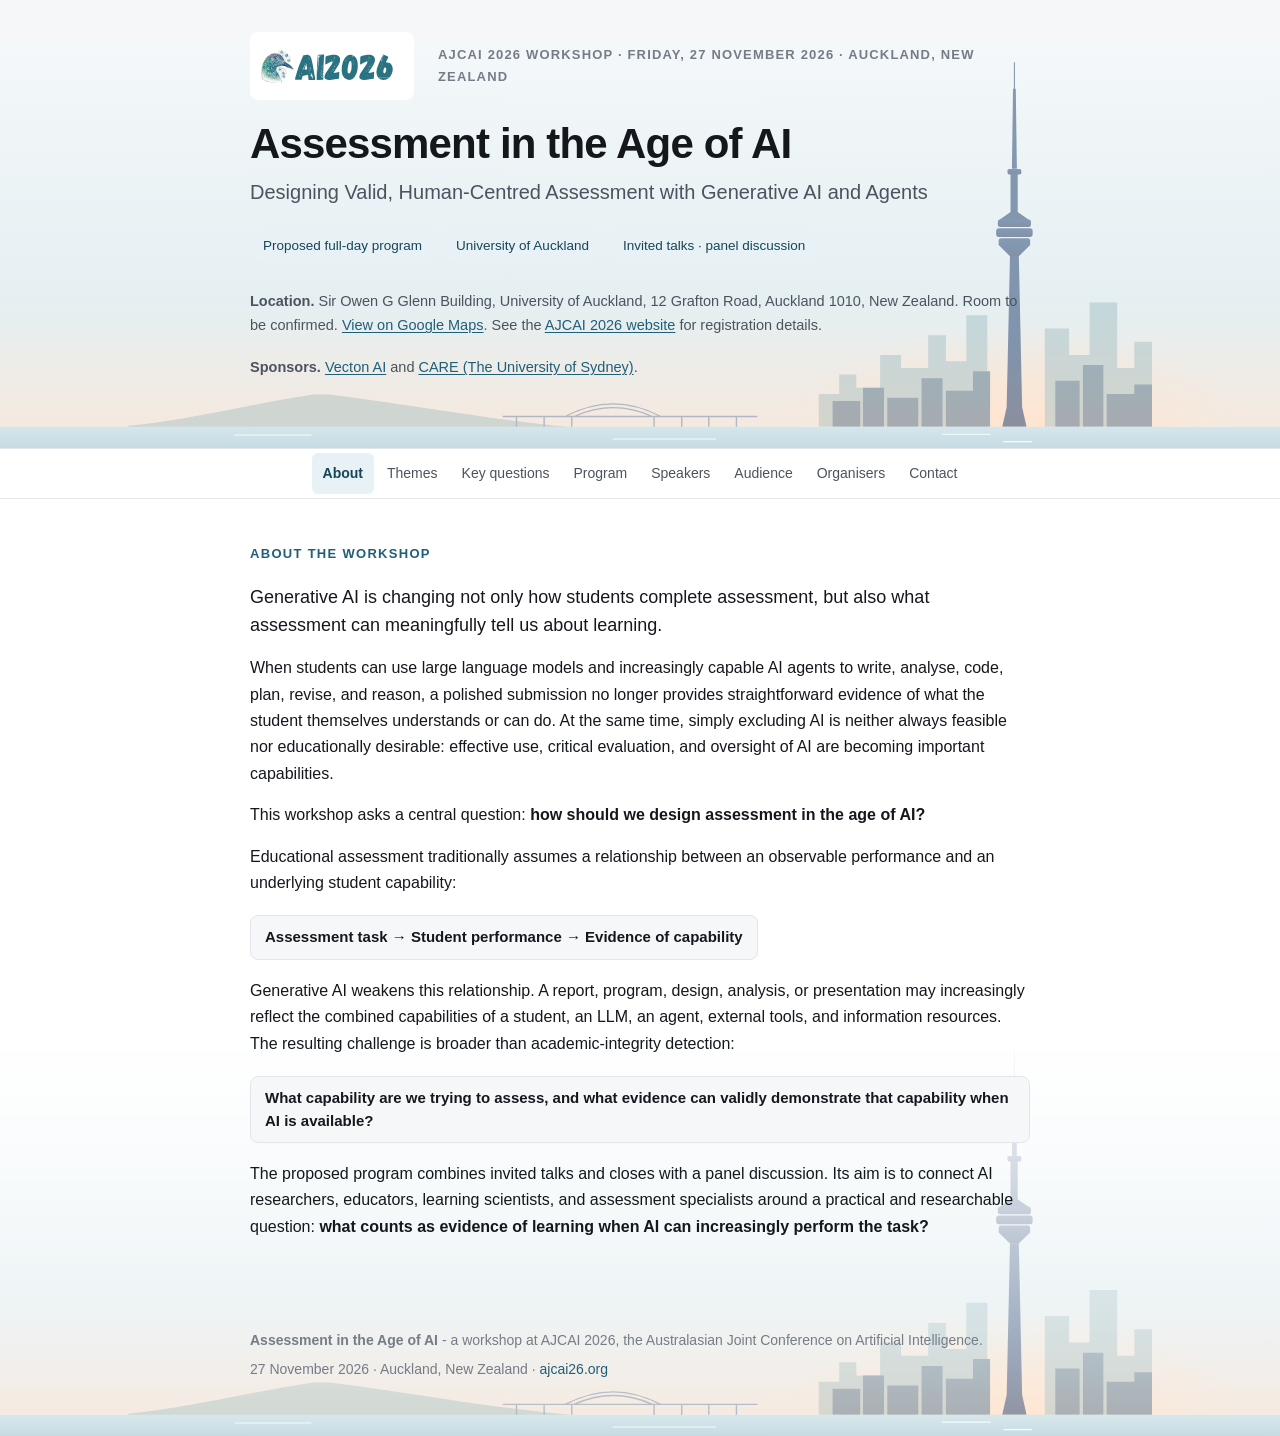
<file: index.html>
<!DOCTYPE html>
<html lang="en">
<head>
<meta charset="utf-8">
<meta name="viewport" content="width=device-width, initial-scale=1, viewport-fit=cover">
<title>Assessment in the Age of AI - AJCAI 2026 Workshop</title>
<meta name="description" content="Workshop at AJCAI 2026, Auckland: designing valid, human-centred assessment with generative AI and agents.">
<meta property="og:title" content="Assessment in the Age of AI - AJCAI 2026 Workshop">
<meta property="og:description" content="Workshop at AJCAI 2026, Auckland, New Zealand. What counts as evidence of learning when AI can perform the task?">
<meta property="og:type" content="website">
<link rel="stylesheet" href="./styles.css?v=about-sponsors-20261106">
<script src="./legacy-links.js" defer></script>
</head>
<body>
<a class="skip-link" href="#main-content">Skip to content</a>

<header class="hero about-hero">
  <div class="wrap">
    <div class="about-masthead">
      <a class="about-logo" href="https://ajcai26.org/">
        <img src="./images/ajcai-2026-logo.svg" width="797" height="331" alt="AJCAI 2026 conference website">
      </a>
      <p class="eyebrow">AJCAI 2026 Workshop · <time datetime="2026-11-27">Friday, 27 November 2026</time> · Auckland, New Zealand</p>
    </div>
    <h1>Assessment in the Age of AI</h1>
    <p class="subtitle">Designing Valid, Human-Centred Assessment with Generative AI and Agents</p>
    <ul class="facts">
      <li>Proposed full-day program</li>
      <li>University of Auckland</li>
      <li>Invited talks · panel discussion</li>
    </ul>
    <p class="hero-note"><strong>Location.</strong> Sir Owen G Glenn Building, University of Auckland, 12 Grafton Road, Auckland 1010, New Zealand. Room to be confirmed.
      <a href="https://www.google.com/maps/search/?api=1&amp;query=Sir+Owen+G+Glenn+Building%2C+12+Grafton+Road%2C+Auckland+1010%2C+New+Zealand">View on Google Maps</a>.
      See the <a href="https://ajcai26.org/">AJCAI 2026 website</a> for registration details.
    </p>
    <p class="hero-note hero-sponsors"><strong>Sponsors.</strong> <a href="https://vectonai.com/">Vecton AI</a> and <a href="https://www.sydney.edu.au/engineering/our-research/research-centres-and-institutes/centre-applied-research-engineering-computing-education.html">CARE (The University of Sydney)</a>.</p>
  </div>
</header>

<nav aria-label="Main navigation">
  <div class="wrap">
    <a href="./index.html" aria-current="page">About</a>
    <a href="./themes.html">Themes</a>
    <a href="./questions.html">Key questions</a>
    <a href="./program.html">Program</a>
    <a href="./speakers.html">Speakers</a>
    <a href="./audience.html">Audience</a>
    <a href="./organisers.html">Organisers</a>
    <a href="./contact.html">Contact</a>
  </div>
</nav>

<main id="main-content" tabindex="-1">

<section id="about">
  <div class="wrap">
    <h2>About the workshop</h2>
    <p class="lead">Generative AI is changing not only how students complete assessment, but also what assessment can meaningfully tell us about learning.</p>
    <p>When students can use large language models and increasingly capable AI agents to write, analyse, code, plan, revise, and reason, a polished submission no longer provides straightforward evidence of what the student themselves understands or can do. At the same time, simply excluding AI is neither always feasible nor educationally desirable: effective use, critical evaluation, and oversight of AI are becoming important capabilities.</p>
    <p>This workshop asks a central question: <strong>how should we design assessment in the age of AI?</strong></p>
    <p>Educational assessment traditionally assumes a relationship between an observable performance and an underlying student capability:</p>
    <p class="chain">Assessment task → Student performance → Evidence of capability</p>
    <p>Generative AI weakens this relationship. A report, program, design, analysis, or presentation may increasingly reflect the combined capabilities of a student, an LLM, an agent, external tools, and information resources. The resulting challenge is broader than academic-integrity detection:</p>
    <p class="chain">What capability are we trying to assess, and what evidence can validly demonstrate that capability when AI is available?</p>
    <p>The proposed program combines invited talks and closes with a panel discussion. Its aim is to connect AI researchers, educators, learning scientists, and assessment specialists around a practical and researchable question: <strong>what counts as evidence of learning when AI can increasingly perform the task?</strong></p>
  </div>
</section>

</main>

<footer class="skyline-footer">
  <div class="wrap">
    <p><strong>Assessment in the Age of AI</strong> - a workshop at AJCAI 2026, the Australasian Joint Conference on Artificial Intelligence.</p>
    <p>27 November 2026 · Auckland, New Zealand · <a href="https://ajcai26.org/">ajcai26.org</a></p>
  </div>
</footer>

</body>
</html>
</file>
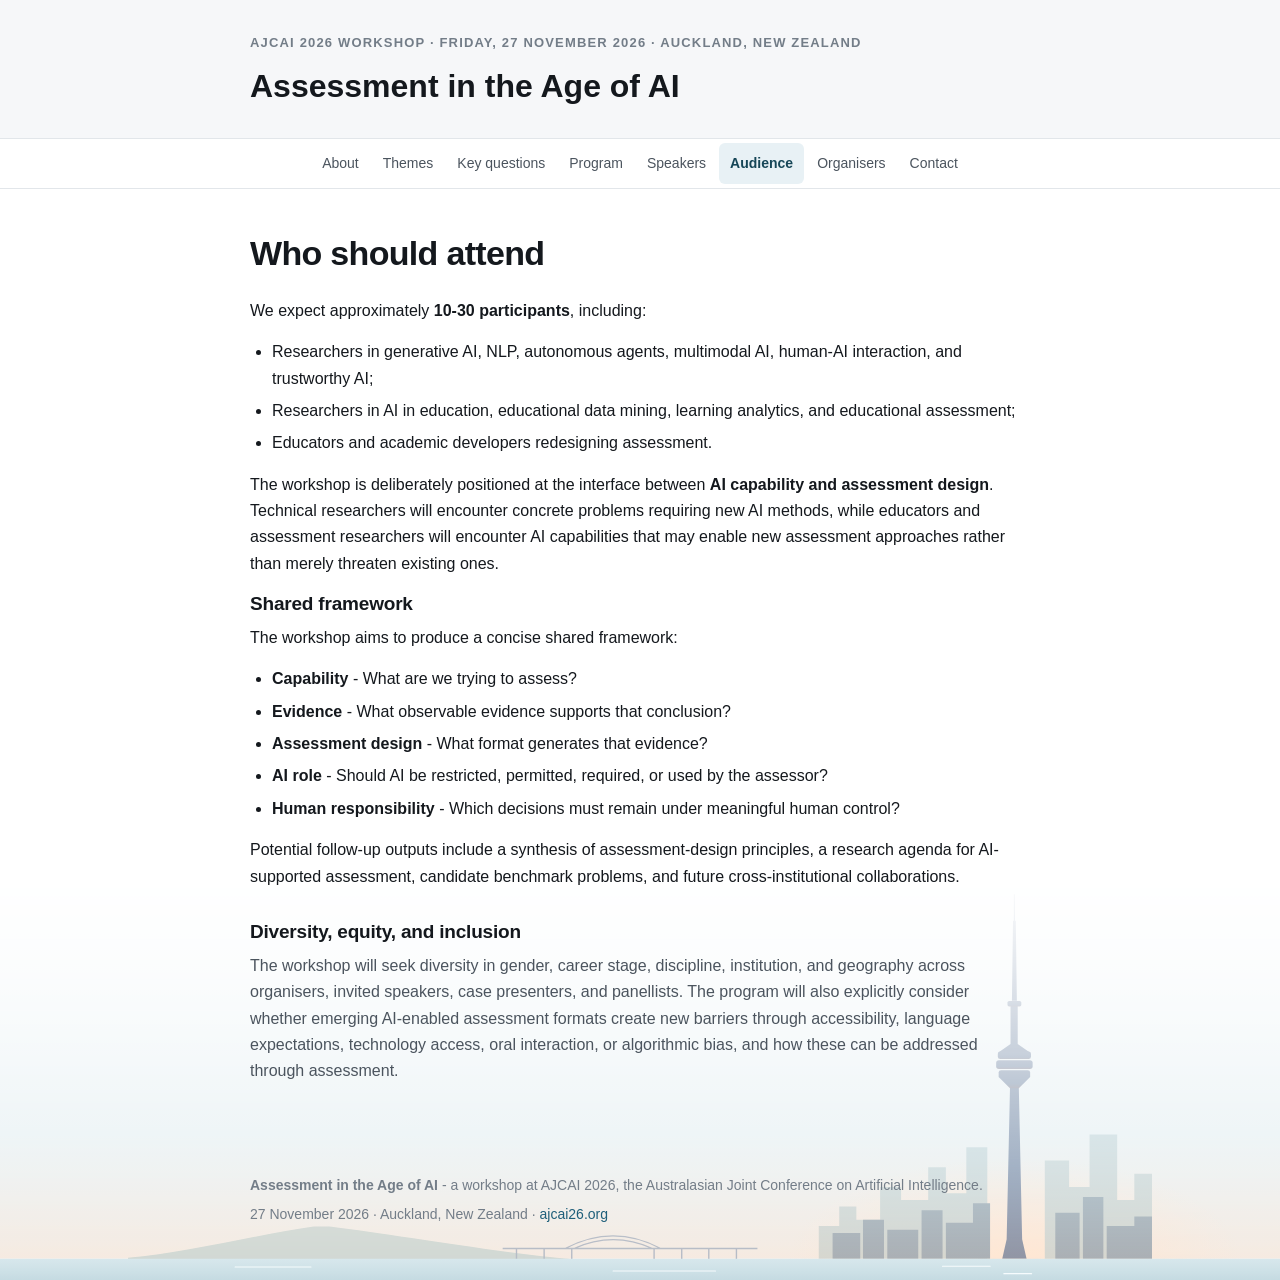
<file: audience.html>
<!DOCTYPE html>
<html lang="en">
<head>
<meta charset="utf-8">
<meta name="viewport" content="width=device-width, initial-scale=1, viewport-fit=cover">
<title>Audience - Assessment in the Age of AI - AJCAI 2026 Workshop</title>
<meta name="description" content="Workshop at AJCAI 2026, Auckland: designing valid, human-centred assessment with generative AI and agents.">
<meta property="og:title" content="Audience - Assessment in the Age of AI - AJCAI 2026 Workshop">
<meta property="og:description" content="Workshop at AJCAI 2026, Auckland, New Zealand. What counts as evidence of learning when AI can perform the task?">
<meta property="og:type" content="website">
<link rel="stylesheet" href="./styles.css">
</head>
<body>
<a class="skip-link" href="#main-content">Skip to content</a>

<header class="hero inner-header">
  <div class="wrap">
    <p class="eyebrow">AJCAI 2026 Workshop · <time datetime="2026-11-27">Friday, 27 November 2026</time> · Auckland, New Zealand</p>
    <p class="site-title"><a href="./index.html">Assessment in the Age of AI</a></p>
  </div>
</header>

<nav aria-label="Main navigation">
  <div class="wrap">
    <a href="./index.html">About</a>
    <a href="./themes.html">Themes</a>
    <a href="./questions.html">Key questions</a>
    <a href="./program.html">Program</a>
    <a href="./speakers.html">Speakers</a>
    <a href="./audience.html" aria-current="page">Audience</a>
    <a href="./organisers.html">Organisers</a>
    <a href="./contact.html">Contact</a>
  </div>
</nav>

<main id="main-content" tabindex="-1">

<section id="audience">
  <div class="wrap">
    <h1 class="page-title">Who should attend</h1>
    <p>We expect approximately <strong>10-30 participants</strong>, including:</p>
    <ul>
      <li>Researchers in generative AI, NLP, autonomous agents, multimodal AI, human-AI interaction, and trustworthy AI;</li>
      <li>Researchers in AI in education, educational data mining, learning analytics, and educational assessment;</li>
      <li>Educators and academic developers redesigning assessment.</li>
    </ul>
    <p>The workshop is deliberately positioned at the interface between <strong>AI capability and assessment design</strong>. Technical researchers will encounter concrete problems requiring new AI methods, while educators and assessment researchers will encounter AI capabilities that may enable new assessment approaches rather than merely threaten existing ones.</p>

    <h2 class="subsection-title">Shared framework</h2>
    <p>The workshop aims to produce a concise shared framework:</p>
    <ul>
      <li><strong>Capability</strong> - What are we trying to assess?</li>
      <li><strong>Evidence</strong> - What observable evidence supports that conclusion?</li>
      <li><strong>Assessment design</strong> - What format generates that evidence?</li>
      <li><strong>AI role</strong> - Should AI be restricted, permitted, required, or used by the assessor?</li>
      <li><strong>Human responsibility</strong> - Which decisions must remain under meaningful human control?</li>
    </ul>
    <p>Potential follow-up outputs include a synthesis of assessment-design principles, a research agenda for AI-supported assessment, candidate benchmark problems, and future cross-institutional collaborations.</p>

    <h2 class="subsection-title">Diversity, equity, and inclusion</h2>
    <p class="muted">The workshop will seek diversity in gender, career stage, discipline, institution, and geography across organisers, invited speakers, case presenters, and panellists. The program will also explicitly consider whether emerging AI-enabled assessment formats create new barriers through accessibility, language expectations, technology access, oral interaction, or algorithmic bias, and how these can be addressed through assessment.</p>
  </div>
</section>

</main>

<footer class="skyline-footer">
  <div class="wrap">
    <p><strong>Assessment in the Age of AI</strong> - a workshop at AJCAI 2026, the Australasian Joint Conference on Artificial Intelligence.</p>
    <p>27 November 2026 · Auckland, New Zealand · <a href="https://ajcai26.org/">ajcai26.org</a></p>
  </div>
</footer>

</body>
</html>
</file>
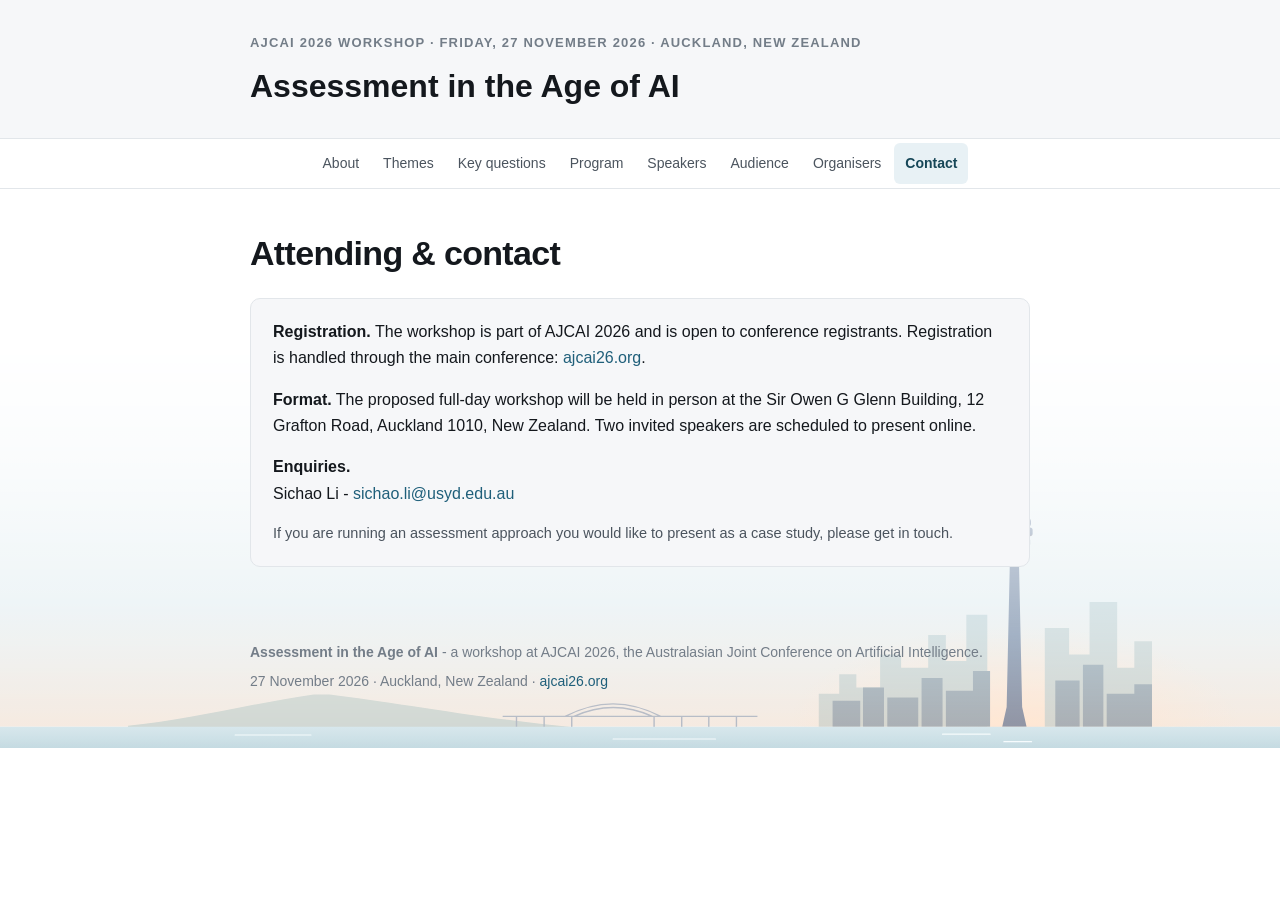
<file: contact.html>
<!DOCTYPE html>
<html lang="en">
<head>
<meta charset="utf-8">
<meta name="viewport" content="width=device-width, initial-scale=1, viewport-fit=cover">
<title>Contact - Assessment in the Age of AI - AJCAI 2026 Workshop</title>
<meta name="description" content="Workshop at AJCAI 2026, Auckland: designing valid, human-centred assessment with generative AI and agents.">
<meta property="og:title" content="Contact - Assessment in the Age of AI - AJCAI 2026 Workshop">
<meta property="og:description" content="Workshop at AJCAI 2026, Auckland, New Zealand. What counts as evidence of learning when AI can perform the task?">
<meta property="og:type" content="website">
<link rel="stylesheet" href="./styles.css">
</head>
<body>
<a class="skip-link" href="#main-content">Skip to content</a>

<header class="hero inner-header">
  <div class="wrap">
    <p class="eyebrow">AJCAI 2026 Workshop · <time datetime="2026-11-27">Friday, 27 November 2026</time> · Auckland, New Zealand</p>
    <p class="site-title"><a href="./index.html">Assessment in the Age of AI</a></p>
  </div>
</header>

<nav aria-label="Main navigation">
  <div class="wrap">
    <a href="./index.html">About</a>
    <a href="./themes.html">Themes</a>
    <a href="./questions.html">Key questions</a>
    <a href="./program.html">Program</a>
    <a href="./speakers.html">Speakers</a>
    <a href="./audience.html">Audience</a>
    <a href="./organisers.html">Organisers</a>
    <a href="./contact.html" aria-current="page">Contact</a>
  </div>
</nav>

<main id="main-content" tabindex="-1">

<section id="contact">
  <div class="wrap">
    <h1 class="page-title">Attending &amp; contact</h1>
    <div class="contact-box">
      <p><strong>Registration.</strong> The workshop is part of AJCAI 2026 and is open to conference registrants. Registration is handled through the main conference: <a href="https://ajcai26.org/">ajcai26.org</a>.</p>
      <p><strong>Format.</strong> The proposed full-day workshop will be held in person at the Sir Owen G Glenn Building, 12 Grafton Road, Auckland 1010, New Zealand. Two invited speakers are scheduled to present online.</p>
      <p><strong>Enquiries.</strong><br>Sichao Li - <a href="mailto:sichao.li@usyd.edu.au">sichao.li@usyd.edu.au</a></p>
      <p class="small muted">If you are running an assessment approach you would like to present as a case study, please get in touch.</p>
    </div>
  </div>
</section>

</main>

<footer class="skyline-footer">
  <div class="wrap">
    <p><strong>Assessment in the Age of AI</strong> - a workshop at AJCAI 2026, the Australasian Joint Conference on Artificial Intelligence.</p>
    <p>27 November 2026 · Auckland, New Zealand · <a href="https://ajcai26.org/">ajcai26.org</a></p>
  </div>
</footer>

</body>
</html>
</file>
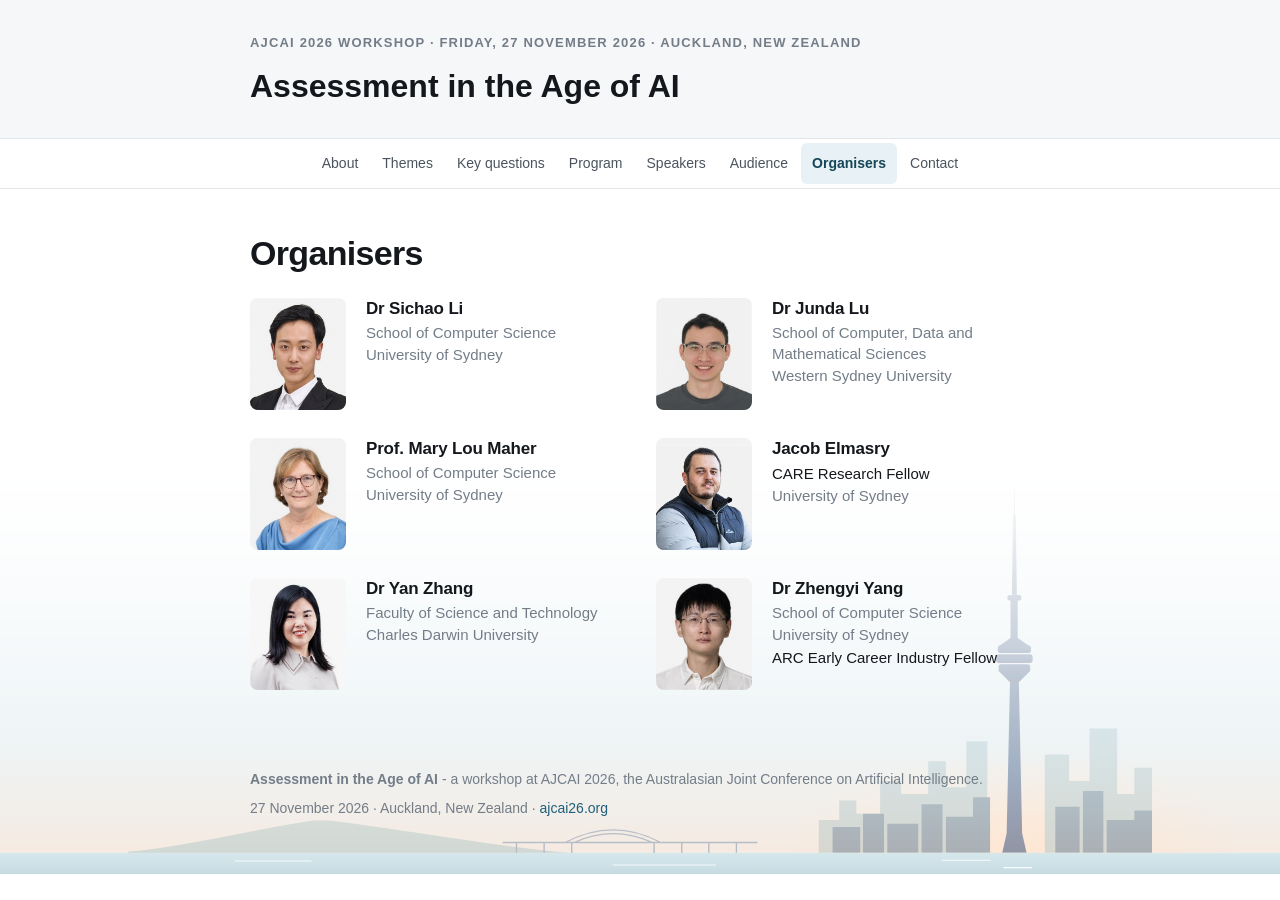
<file: organisers.html>
<!DOCTYPE html>
<html lang="en">
<head>
<meta charset="utf-8">
<meta name="viewport" content="width=device-width, initial-scale=1, viewport-fit=cover">
<title>Organisers - Assessment in the Age of AI - AJCAI 2026 Workshop</title>
<meta name="description" content="Workshop at AJCAI 2026, Auckland: designing valid, human-centred assessment with generative AI and agents.">
<meta property="og:title" content="Organisers - Assessment in the Age of AI - AJCAI 2026 Workshop">
<meta property="og:description" content="Workshop at AJCAI 2026, Auckland, New Zealand. What counts as evidence of learning when AI can perform the task?">
<meta property="og:type" content="website">
<link rel="stylesheet" href="./styles.css?v=organisers-20261105">
</head>
<body>
<a class="skip-link" href="#main-content">Skip to content</a>

<header class="hero inner-header">
  <div class="wrap">
    <p class="eyebrow">AJCAI 2026 Workshop · <time datetime="2026-11-27">Friday, 27 November 2026</time> · Auckland, New Zealand</p>
    <p class="site-title"><a href="./index.html">Assessment in the Age of AI</a></p>
  </div>
</header>

<nav aria-label="Main navigation">
  <div class="wrap">
    <a href="./index.html">About</a>
    <a href="./themes.html">Themes</a>
    <a href="./questions.html">Key questions</a>
    <a href="./program.html">Program</a>
    <a href="./speakers.html">Speakers</a>
    <a href="./audience.html">Audience</a>
    <a href="./organisers.html" aria-current="page">Organisers</a>
    <a href="./contact.html">Contact</a>
  </div>
</nav>

<main id="main-content" tabindex="-1">

<section id="organisers">
  <div class="wrap">
    <h1 class="page-title">Organisers</h1>

    <ul class="roster organiser-roster">
      <li id="sichao-li">
        <img class="portrait" src="./images/people/sichao-li.jpg" alt="" width="96" height="112" loading="lazy">
        <div>
          <h2 class="name">Dr Sichao Li</h2>
          <p class="affil">School of Computer Science</p>
          <p class="affil">University of Sydney</p>
        </div>
      </li>
      <li id="junda-lu">
        <img class="portrait" src="./images/people/junda-lu.jpg" alt="" width="96" height="112" loading="lazy">
        <div>
          <h2 class="name">Dr Junda Lu</h2>
          <p class="affil">School of Computer, Data and Mathematical Sciences</p>
          <p class="affil">Western Sydney University</p>
        </div>
      </li>
      <li id="mary-lou-maher">
        <img class="portrait" src="./images/people/mary-lou-maher.jpg" alt="" width="96" height="112" loading="lazy">
        <div>
          <h2 class="name">Prof. Mary Lou Maher</h2>
          <p class="affil">School of Computer Science</p>
          <p class="affil">University of Sydney</p>
        </div>
      </li>
      <li id="jacob-elmasry">
        <img class="portrait" src="./images/people/jacob-elmasry.png" alt="" width="96" height="112" loading="lazy">
        <div>
          <h2 class="name">Jacob Elmasry</h2>
          <p class="role">CARE Research Fellow</p>
          <p class="affil">University of Sydney</p>
        </div>
      </li>
      <li id="yan-zhang">
        <img class="portrait" src="./images/people/yan-zhang.jpg" alt="" width="96" height="112" loading="lazy">
        <div>
          <h2 class="name">Dr Yan Zhang</h2>
          <p class="affil">Faculty of Science and Technology</p>
          <p class="affil">Charles Darwin University</p>
        </div>
      </li>
      <li id="zhengyi-yang">
        <img class="portrait" src="./images/people/zhengyi-yang.jpg" alt="" width="96" height="112" loading="lazy">
        <div>
          <h2 class="name">Dr Zhengyi Yang</h2>
          <p class="affil">School of Computer Science</p>
          <p class="affil">University of Sydney</p>
          <p class="role">ARC Early Career Industry Fellow</p>
        </div>
      </li>
    </ul>
  </div>
</section>

</main>

<footer class="skyline-footer">
  <div class="wrap">
    <p><strong>Assessment in the Age of AI</strong> - a workshop at AJCAI 2026, the Australasian Joint Conference on Artificial Intelligence.</p>
    <p>27 November 2026 · Auckland, New Zealand · <a href="https://ajcai26.org/">ajcai26.org</a></p>
  </div>
</footer>

</body>
</html>
</file>
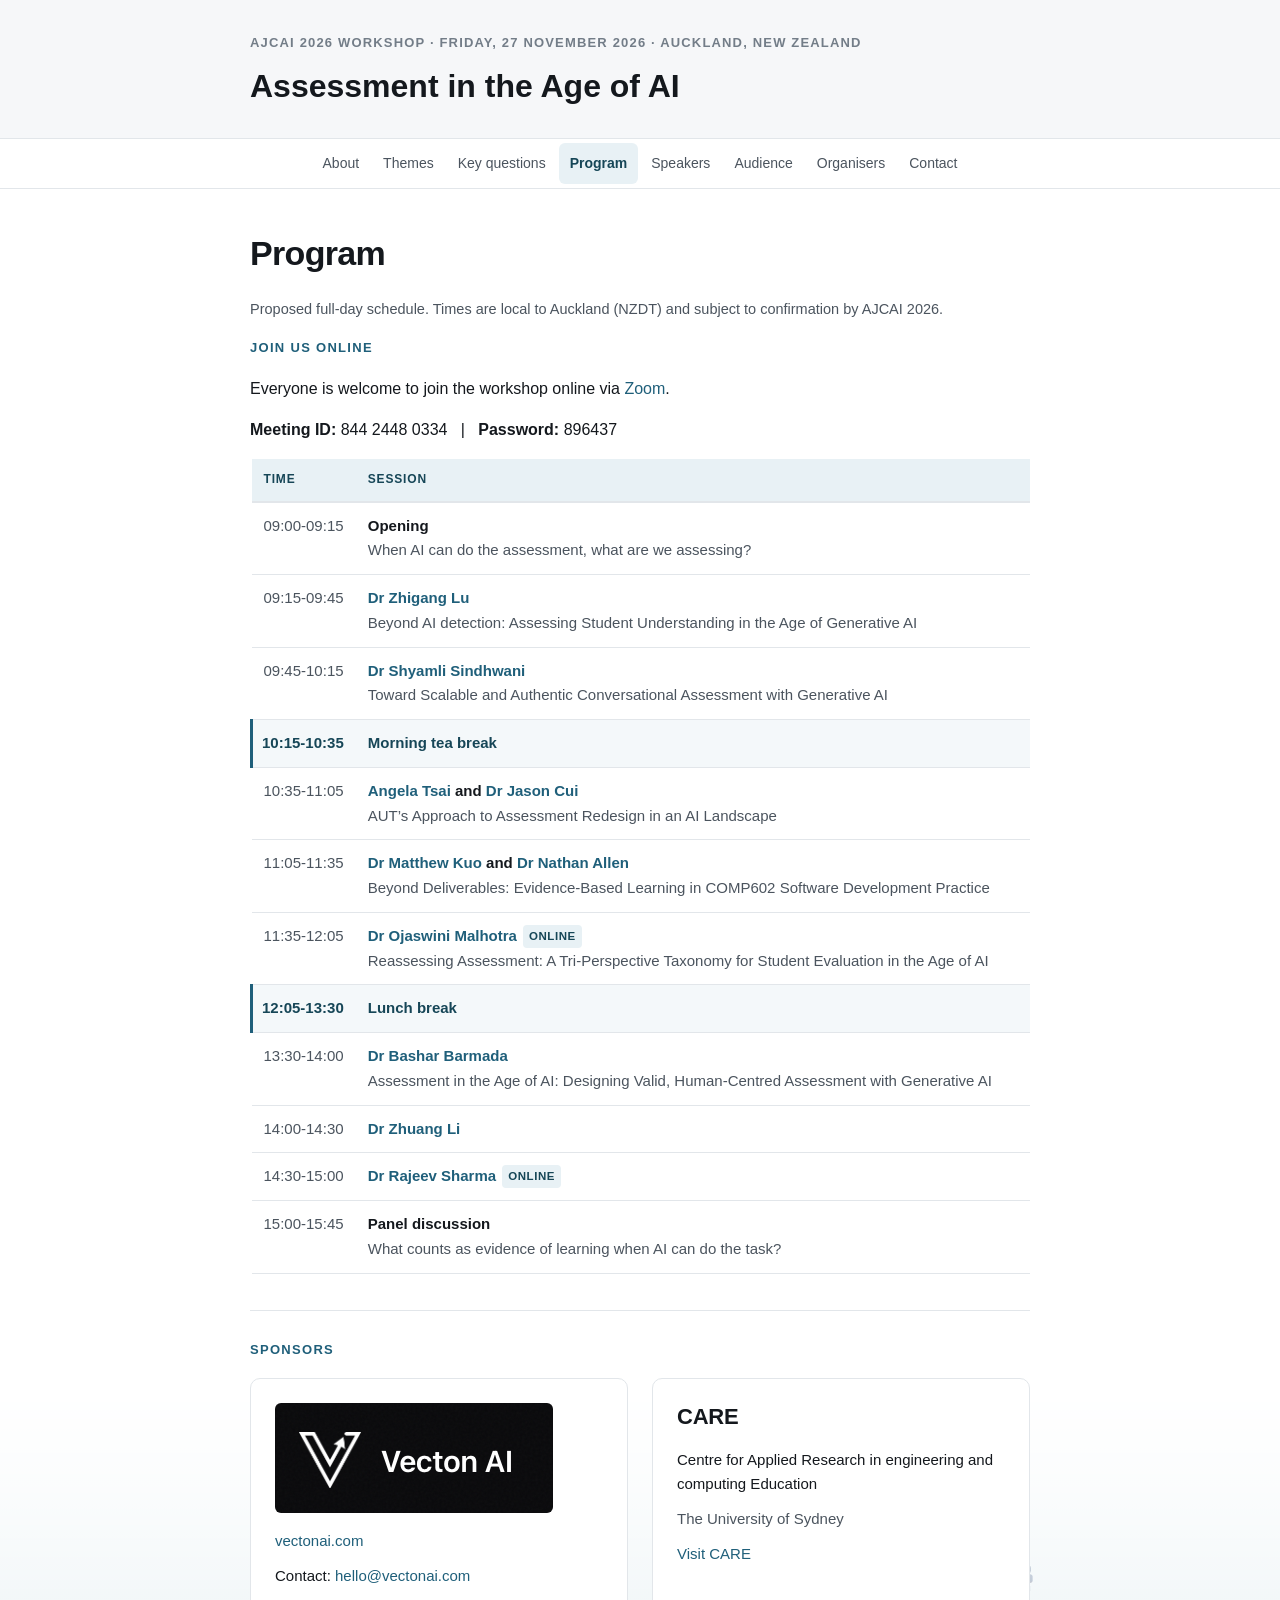
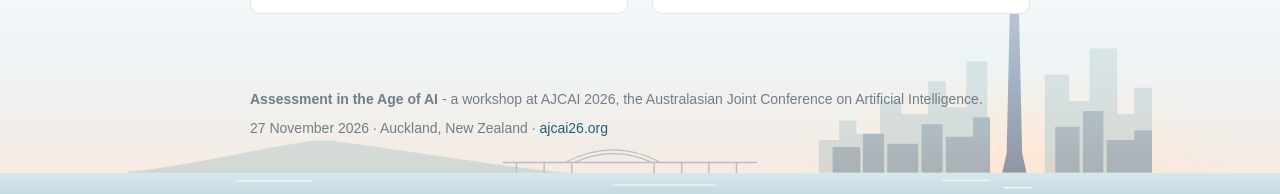
<file: program.html>
<!DOCTYPE html>
<html lang="en">
<head>
<meta charset="utf-8">
<meta name="viewport" content="width=device-width, initial-scale=1, viewport-fit=cover">
<title>Program - Assessment in the Age of AI - AJCAI 2026 Workshop</title>
<meta name="description" content="Workshop at AJCAI 2026, Auckland: designing valid, human-centred assessment with generative AI and agents.">
<meta property="og:title" content="Program - Assessment in the Age of AI - AJCAI 2026 Workshop">
<meta property="og:description" content="Workshop at AJCAI 2026, Auckland, New Zealand. What counts as evidence of learning when AI can perform the task?">
<meta property="og:type" content="website">
<link rel="stylesheet" href="./styles.css?v=sponsors-20261105">
</head>
<body>
<a class="skip-link" href="#main-content">Skip to content</a>

<header class="hero inner-header">
  <div class="wrap">
    <p class="eyebrow">AJCAI 2026 Workshop · <time datetime="2026-11-27">Friday, 27 November 2026</time> · Auckland, New Zealand</p>
    <p class="site-title"><a href="./index.html">Assessment in the Age of AI</a></p>
  </div>
</header>

<nav aria-label="Main navigation">
  <div class="wrap">
    <a href="./index.html">About</a>
    <a href="./themes.html">Themes</a>
    <a href="./questions.html">Key questions</a>
    <a href="./program.html" aria-current="page">Program</a>
    <a href="./speakers.html">Speakers</a>
    <a href="./audience.html">Audience</a>
    <a href="./organisers.html">Organisers</a>
    <a href="./contact.html">Contact</a>
  </div>
</nav>

<main id="main-content" tabindex="-1">

<section id="program">
  <div class="wrap">
    <h1 class="page-title">Program</h1>
    <p class="small muted">Proposed full-day schedule. Times are local to Auckland (NZDT) and subject to confirmation by AJCAI 2026.</p>
    <aside class="online-participation" aria-labelledby="online-participation-title">
      <h2 id="online-participation-title">Join us online</h2>
      <p>Everyone is welcome to join the workshop online via <a href="https://uws.zoom.us/j/84424480334?pwd=T5NeJ6IOox3qPpT4sV4pLjgfKdFLaz.1">Zoom</a>.</p>
      <p><strong>Meeting ID:</strong> 844 2448 0334 &nbsp; | &nbsp; <strong>Password:</strong> 896437</p>
    </aside>
    <div class="table-scroll">
      <table>
        <thead>
          <tr><th scope="col">Time</th><th scope="col">Session</th></tr>
        </thead>
        <tbody>
          <tr>
            <td class="time">09:00-09:15</td>
            <td><span class="sess">Opening</span><br><span class="muted">When AI can do the assessment, what are we assessing?</span></td>
          </tr>
          <tr>
            <td class="time">09:15-09:45</td>
            <td><span class="sess"><a href="./speakers.html#zhigang-lu">Dr Zhigang Lu</a></span><br><span class="muted">Beyond AI detection: Assessing Student Understanding in the Age of Generative AI</span></td>
          </tr>
          <tr>
            <td class="time">09:45-10:15</td>
            <td><span class="sess"><a href="./speakers.html#shyamli-sindhwani">Dr Shyamli Sindhwani</a></span><br><span class="muted">Toward Scalable and Authentic Conversational Assessment with Generative AI</span></td>
          </tr>
          <tr class="brk">
            <td class="time">10:15-10:35</td>
            <td>Morning tea break</td>
          </tr>
          <tr>
            <td class="time">10:35-11:05</td>
            <td><span class="sess"><a href="./speakers.html#angela-tsai">Angela Tsai</a> and <a href="./speakers.html#jason-cui">Dr Jason Cui</a></span><br><span class="muted">AUT’s Approach to Assessment Redesign in an AI Landscape</span></td>
          </tr>
          <tr>
            <td class="time">11:05-11:35</td>
            <td><span class="sess"><a href="./speakers.html#matthew-kuo">Dr Matthew Kuo</a> and <a href="./speakers.html#nathan-allen">Dr Nathan Allen</a></span><br><span class="muted">Beyond Deliverables: Evidence-Based Learning in COMP602 Software Development Practice</span></td>
          </tr>
          <tr>
            <td class="time">11:35-12:05</td>
            <td><span class="sess"><a href="./speakers.html#ojaswini-malhotra">Dr Ojaswini Malhotra</a></span><span class="tbd">Online</span><br><span class="muted">Reassessing Assessment: A Tri-Perspective Taxonomy for Student Evaluation in the Age of AI</span></td>
          </tr>
          <tr class="brk">
            <td class="time">12:05-13:30</td>
            <td>Lunch break</td>
          </tr>
          <tr>
            <td class="time">13:30-14:00</td>
            <td><span class="sess"><a href="./speakers.html#bashar-barmada">Dr Bashar Barmada</a></span><br><span class="muted">Assessment in the Age of AI: Designing Valid, Human-Centred Assessment with Generative AI</span></td>
          </tr>
          <tr>
            <td class="time">14:00-14:30</td>
            <td><span class="sess"><a href="./speakers.html#zhuang-li">Dr Zhuang Li</a></span></td>
          </tr>
          <tr>
            <td class="time">14:30-15:00</td>
            <td><span class="sess"><a href="./speakers.html#rajeev-sharma">Dr Rajeev Sharma</a></span><span class="tbd">Online</span></td>
          </tr>
          <tr>
            <td class="time">15:00-15:45</td>
            <td><span class="sess">Panel discussion</span><br><span class="muted">What counts as evidence of learning when AI can do the task?</span></td>
          </tr>
        </tbody>
      </table>
    </div>

    <aside id="sponsors" class="program-sponsors" aria-labelledby="sponsors-title">
      <h2 id="sponsors-title">Sponsors</h2>
      <ul class="sponsor-grid">
        <li class="sponsor-card">
          <h3><a href="https://vectonai.com/"><img class="sponsor-logo" src="./images/sponsors/vecton-ai.png" alt="Vecton AI" width="278" height="110" loading="lazy"></a></h3>
          <p><a href="https://vectonai.com/">vectonai.com</a></p>
          <p>Contact: <a href="mailto:hello@vectonai.com">hello@vectonai.com</a></p>
        </li>
        <li class="sponsor-card">
          <h3>CARE</h3>
          <p>Centre for Applied Research in engineering and computing Education</p>
          <p class="muted">The University of Sydney</p>
          <p><a href="https://www.sydney.edu.au/engineering/our-research/research-centres-and-institutes/centre-applied-research-engineering-computing-education.html">Visit CARE</a></p>
        </li>
      </ul>
    </aside>
  </div>
</section>

</main>

<footer class="skyline-footer">
  <div class="wrap">
    <p><strong>Assessment in the Age of AI</strong> - a workshop at AJCAI 2026, the Australasian Joint Conference on Artificial Intelligence.</p>
    <p>27 November 2026 · Auckland, New Zealand · <a href="https://ajcai26.org/">ajcai26.org</a></p>
  </div>
</footer>

</body>
</html>
</file>
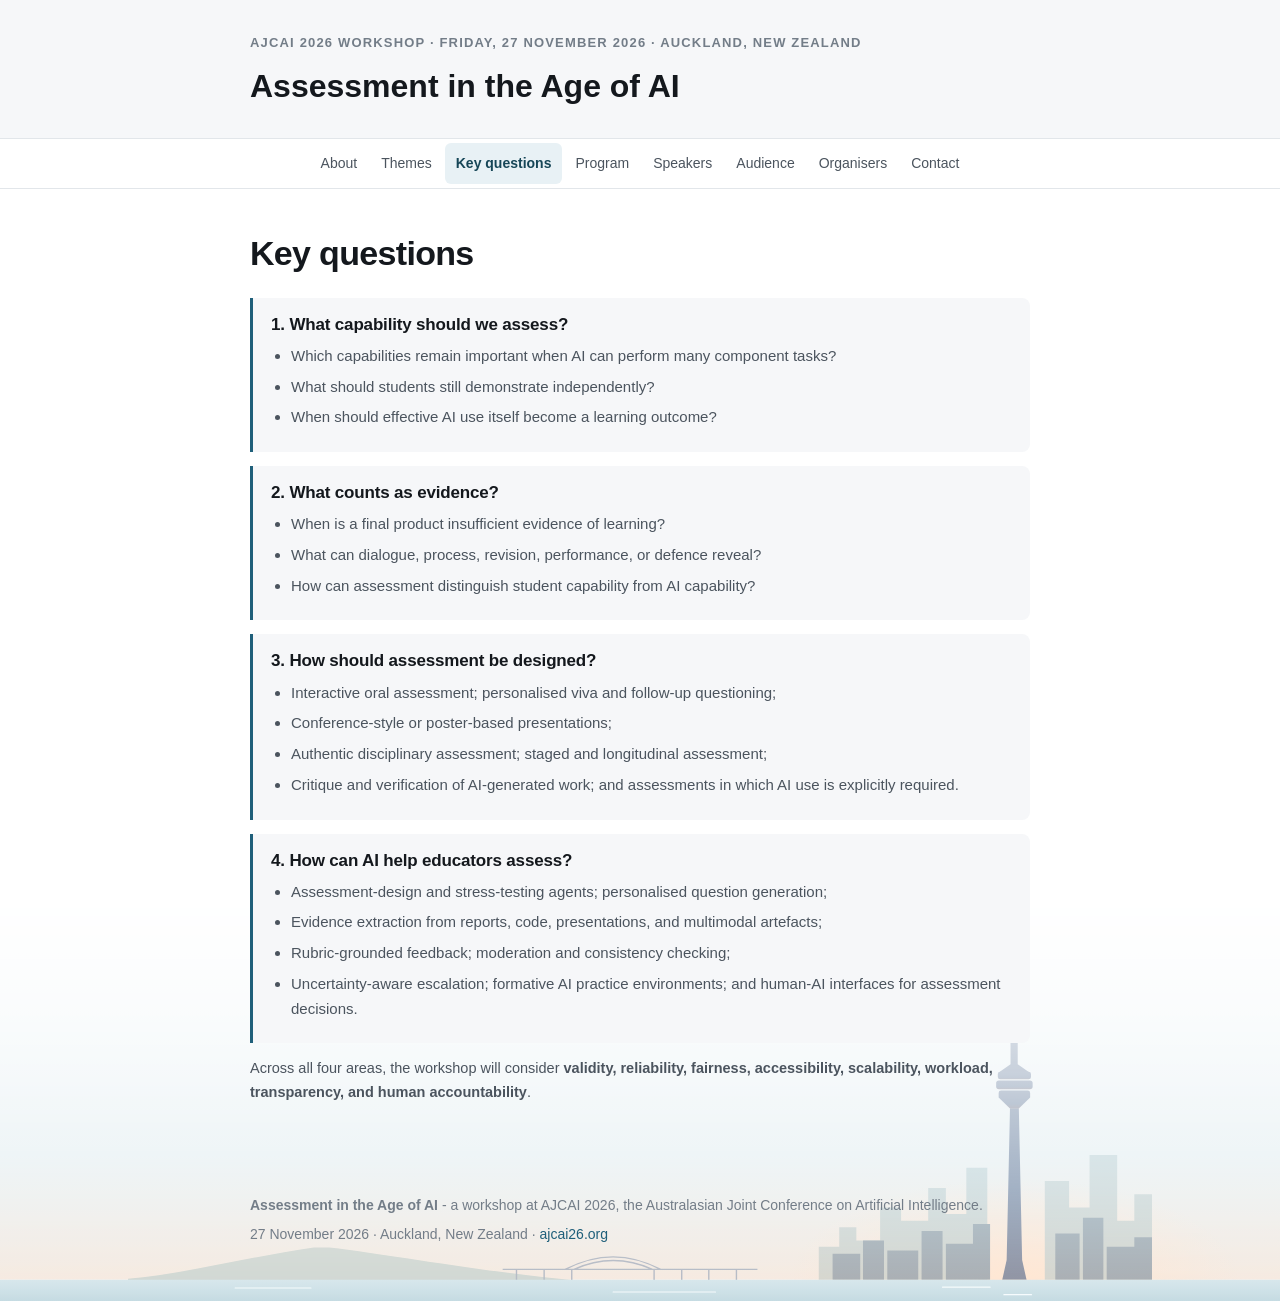
<file: questions.html>
<!DOCTYPE html>
<html lang="en">
<head>
<meta charset="utf-8">
<meta name="viewport" content="width=device-width, initial-scale=1, viewport-fit=cover">
<title>Key questions - Assessment in the Age of AI - AJCAI 2026 Workshop</title>
<meta name="description" content="Workshop at AJCAI 2026, Auckland: designing valid, human-centred assessment with generative AI and agents.">
<meta property="og:title" content="Key questions - Assessment in the Age of AI - AJCAI 2026 Workshop">
<meta property="og:description" content="Workshop at AJCAI 2026, Auckland, New Zealand. What counts as evidence of learning when AI can perform the task?">
<meta property="og:type" content="website">
<link rel="stylesheet" href="./styles.css">
</head>
<body>
<a class="skip-link" href="#main-content">Skip to content</a>

<header class="hero inner-header">
  <div class="wrap">
    <p class="eyebrow">AJCAI 2026 Workshop · <time datetime="2026-11-27">Friday, 27 November 2026</time> · Auckland, New Zealand</p>
    <p class="site-title"><a href="./index.html">Assessment in the Age of AI</a></p>
  </div>
</header>

<nav aria-label="Main navigation">
  <div class="wrap">
    <a href="./index.html">About</a>
    <a href="./themes.html">Themes</a>
    <a href="./questions.html" aria-current="page">Key questions</a>
    <a href="./program.html">Program</a>
    <a href="./speakers.html">Speakers</a>
    <a href="./audience.html">Audience</a>
    <a href="./organisers.html">Organisers</a>
    <a href="./contact.html">Contact</a>
  </div>
</nav>

<main id="main-content" tabindex="-1">

<section id="questions">
  <div class="wrap">
    <h1 class="page-title">Key questions</h1>

    <div class="qcard">
      <h2 class="subsection-title">1. What capability should we assess?</h2>
      <ul>
        <li>Which capabilities remain important when AI can perform many component tasks?</li>
        <li>What should students still demonstrate independently?</li>
        <li>When should effective AI use itself become a learning outcome?</li>
      </ul>
    </div>

    <div class="qcard">
      <h2 class="subsection-title">2. What counts as evidence?</h2>
      <ul>
        <li>When is a final product insufficient evidence of learning?</li>
        <li>What can dialogue, process, revision, performance, or defence reveal?</li>
        <li>How can assessment distinguish student capability from AI capability?</li>
      </ul>
    </div>

    <div class="qcard">
      <h2 class="subsection-title">3. How should assessment be designed?</h2>
      <ul>
        <li>Interactive oral assessment; personalised viva and follow-up questioning;</li>
        <li>Conference-style or poster-based presentations;</li>
        <li>Authentic disciplinary assessment; staged and longitudinal assessment;</li>
        <li>Critique and verification of AI-generated work; and assessments in which AI use is explicitly required.</li>
      </ul>
    </div>

    <div class="qcard">
      <h2 class="subsection-title">4. How can AI help educators assess?</h2>
      <ul>
        <li>Assessment-design and stress-testing agents; personalised question generation;</li>
        <li>Evidence extraction from reports, code, presentations, and multimodal artefacts;</li>
        <li>Rubric-grounded feedback; moderation and consistency checking;</li>
        <li>Uncertainty-aware escalation; formative AI practice environments; and human-AI interfaces for assessment decisions.</li>
      </ul>
    </div>

    <p class="small muted">Across all four areas, the workshop will consider <strong>validity, reliability, fairness, accessibility, scalability, workload, transparency, and human accountability</strong>.</p>
  </div>
</section>

</main>

<footer class="skyline-footer">
  <div class="wrap">
    <p><strong>Assessment in the Age of AI</strong> - a workshop at AJCAI 2026, the Australasian Joint Conference on Artificial Intelligence.</p>
    <p>27 November 2026 · Auckland, New Zealand · <a href="https://ajcai26.org/">ajcai26.org</a></p>
  </div>
</footer>

</body>
</html>
</file>
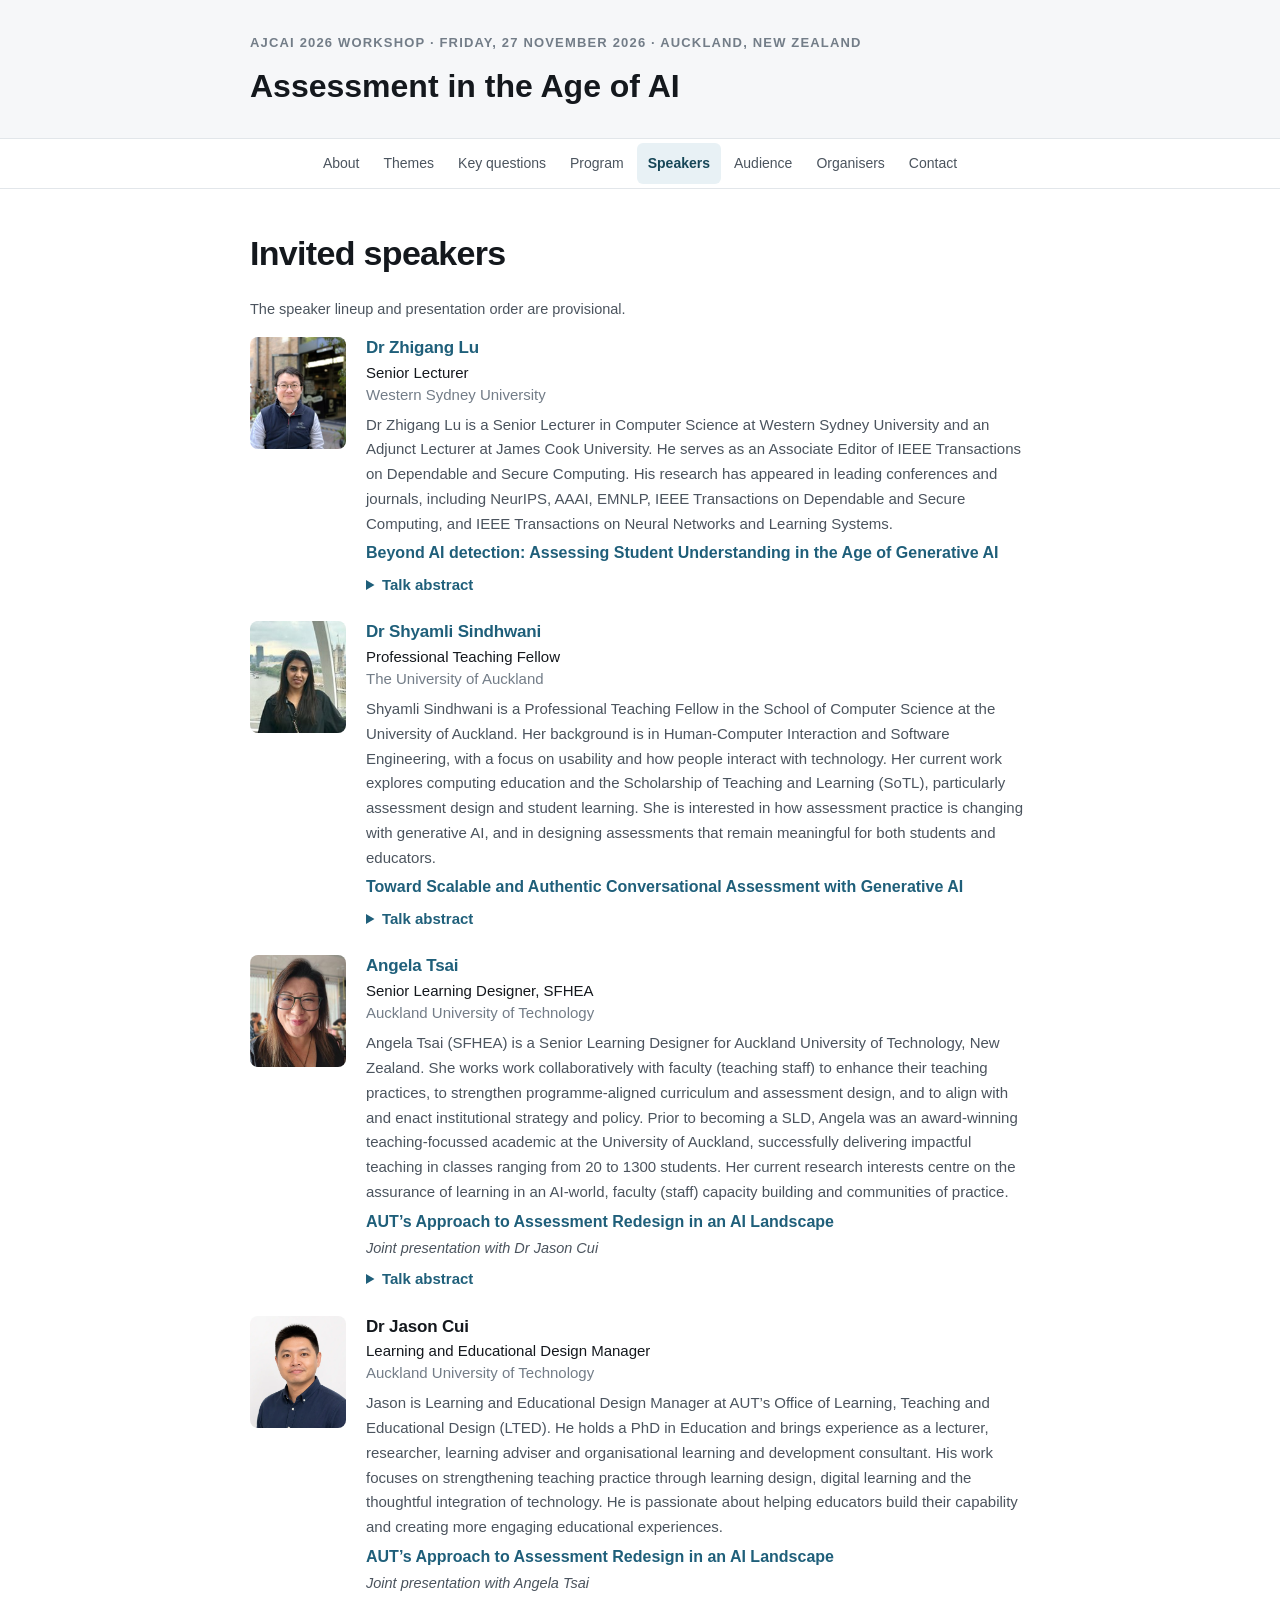
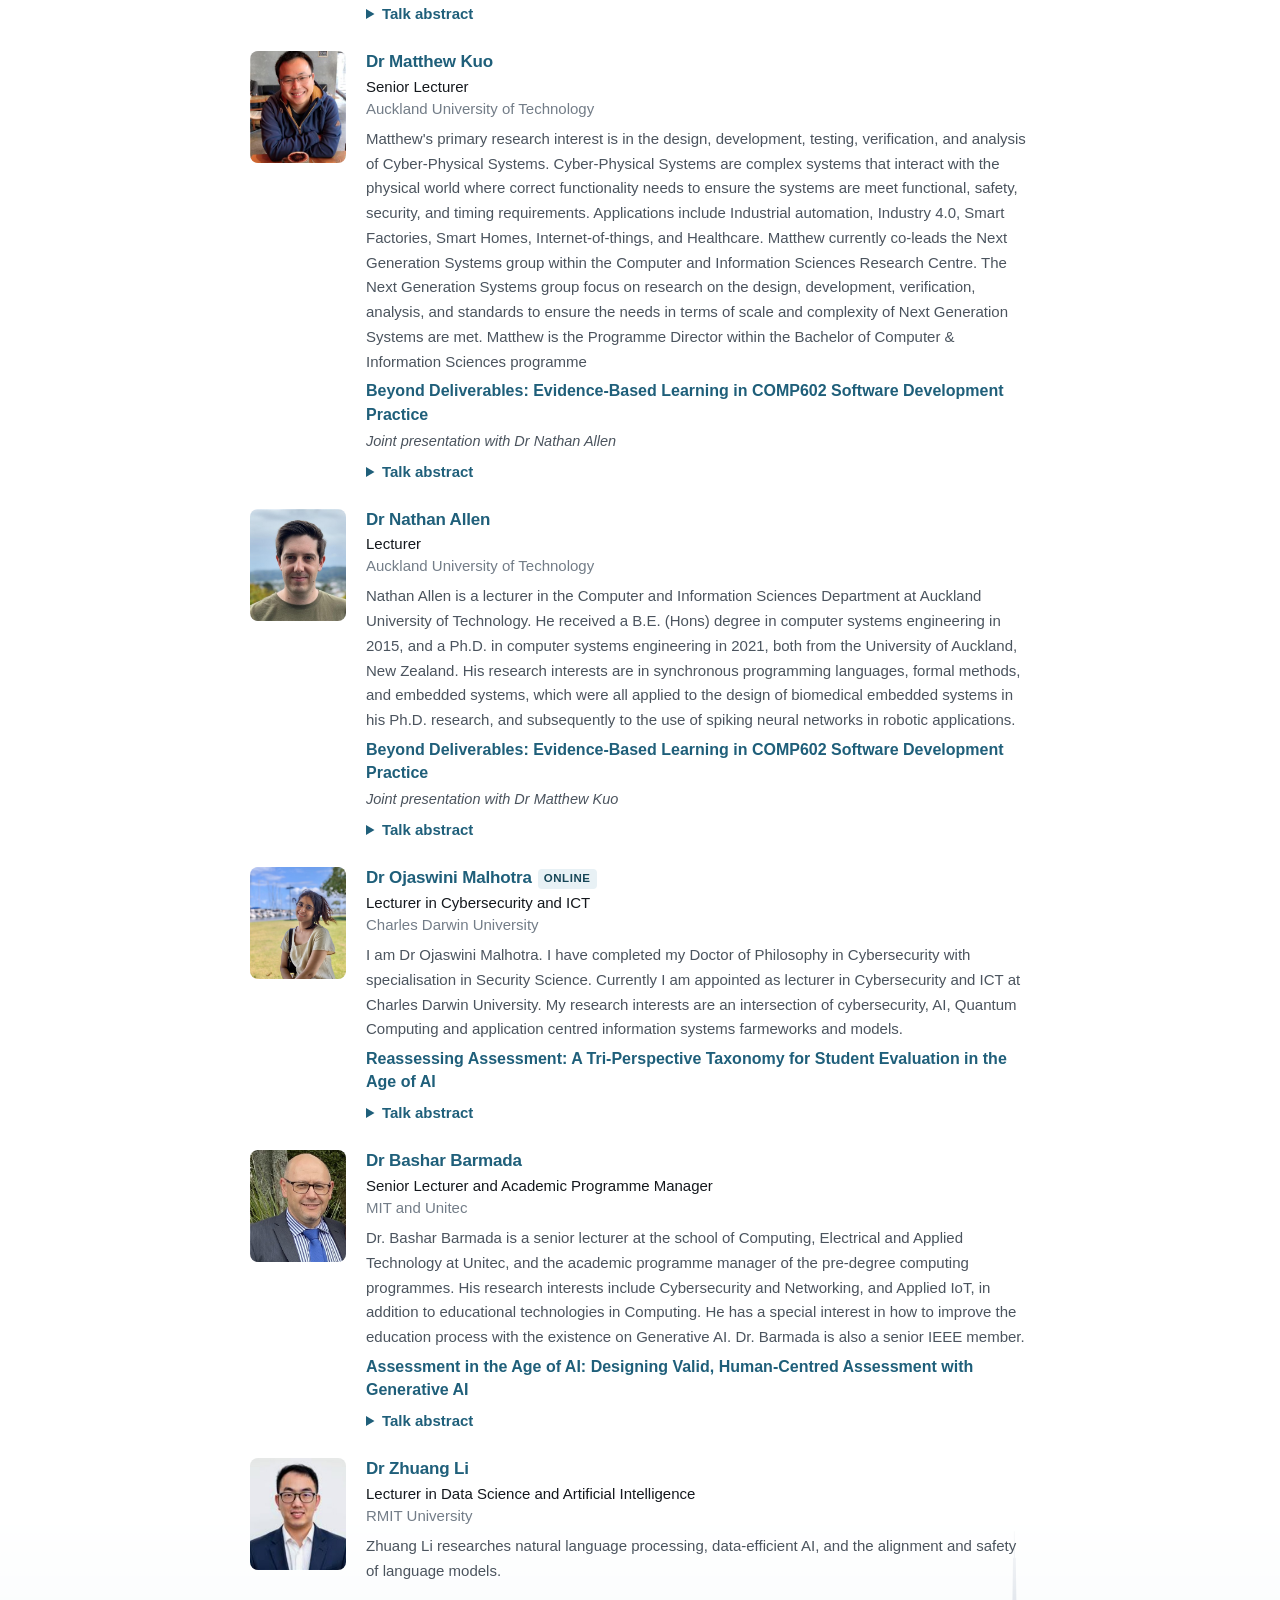
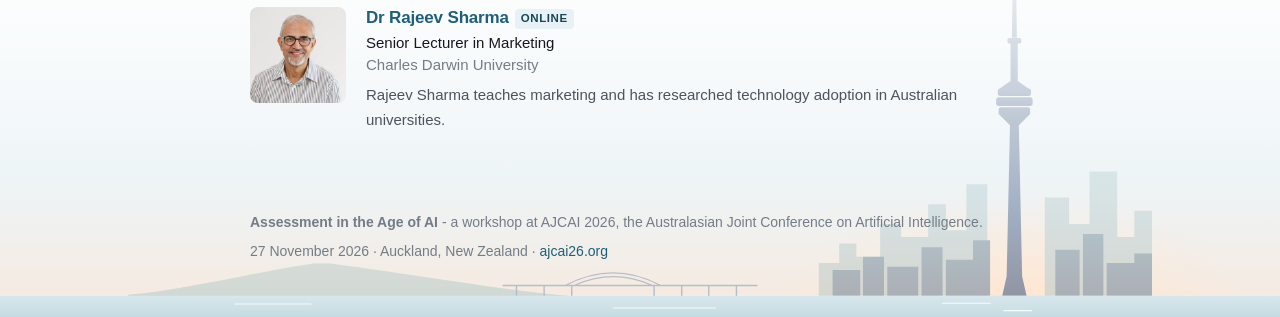
<file: speakers.html>
<!DOCTYPE html>
<html lang="en">
<head>
<meta charset="utf-8">
<meta name="viewport" content="width=device-width, initial-scale=1, viewport-fit=cover">
<title>Speakers - Assessment in the Age of AI - AJCAI 2026 Workshop</title>
<meta name="description" content="Workshop at AJCAI 2026, Auckland: designing valid, human-centred assessment with generative AI and agents.">
<meta property="og:title" content="Speakers - Assessment in the Age of AI - AJCAI 2026 Workshop">
<meta property="og:description" content="Workshop at AJCAI 2026, Auckland, New Zealand. What counts as evidence of learning when AI can perform the task?">
<meta property="og:type" content="website">
<link rel="stylesheet" href="./styles.css">
</head>
<body>
<a class="skip-link" href="#main-content">Skip to content</a>

<header class="hero inner-header">
  <div class="wrap">
    <p class="eyebrow">AJCAI 2026 Workshop · <time datetime="2026-11-27">Friday, 27 November 2026</time> · Auckland, New Zealand</p>
    <p class="site-title"><a href="./index.html">Assessment in the Age of AI</a></p>
  </div>
</header>

<nav aria-label="Main navigation">
  <div class="wrap">
    <a href="./index.html">About</a>
    <a href="./themes.html">Themes</a>
    <a href="./questions.html">Key questions</a>
    <a href="./program.html">Program</a>
    <a href="./speakers.html" aria-current="page">Speakers</a>
    <a href="./audience.html">Audience</a>
    <a href="./organisers.html">Organisers</a>
    <a href="./contact.html">Contact</a>
  </div>
</nav>

<main id="main-content" tabindex="-1">

<section id="speakers">
  <div class="wrap">
    <h1 class="page-title">Invited speakers</h1>
    <p class="small muted">The speaker lineup and presentation order are provisional.</p>

    <ul class="roster">
      <li id="zhigang-lu">
        <img class="portrait" src="./images/people/zhigang-lu.jpg" alt="" width="96" height="112" loading="lazy">
        <div>
          <h2 class="name"><a href="https://researchers.westernsydney.edu.au/en/persons/zhigang-lu/">Dr Zhigang Lu</a></h2>
          <p class="role">Senior Lecturer</p>
          <p class="affil">Western Sydney University</p>
          <p class="bio">Dr Zhigang Lu is a Senior Lecturer in Computer Science at Western Sydney University and an Adjunct Lecturer at James Cook University. He serves as an Associate Editor of IEEE Transactions on Dependable and Secure Computing. His research has appeared in leading conferences and journals, including NeurIPS, AAAI, EMNLP, IEEE Transactions on Dependable and Secure Computing, and IEEE Transactions on Neural Networks and Learning Systems.</p>
          <p class="talk talk-title">Beyond AI detection: Assessing Student Understanding in the Age of Generative AI</p>
          <details class="talk-details">
            <summary>Talk abstract</summary>
            <p>The rapid adoption of generative AI is challenging traditional approaches to academic integrity, particularly for programming and other assignment-based assessments. Existing AI-detection methods attempt to determine whether a submitted artefact was generated by AI, but such detection is inherently fragile: generative models evolve rapidly, and today’s detection techniques may not remain effective against tomorrow’s models. In this talk, I present an alternative perspective: rather than attempting to detect AI, we assess the student’s understanding of their own submitted work. We are developing a GenAI-assisted assessment system in which a locally deployed large language model reads and analyses each student’s submission, automatically generates personalised questions about its design, implementation, and reasoning, and evaluates the student’s responses under controlled conditions. A student who genuinely produced the work should be able to demonstrate a corresponding level of understanding, regardless of what tools were used during its creation. This approach shifts the focus from identifying AI-generated artefacts to providing evidence of human authorship and understanding. I will discuss the motivation, system design, practical challenges, and broader implications of this approach for designing authentic and sustainable assessment in the era of generative AI.</p>
          </details>
        </div>
      </li>
      <li id="shyamli-sindhwani">
        <img class="portrait" src="./images/people/shyamli-sindhwani.jpg" alt="" width="96" height="112" loading="lazy">
        <div>
          <h2 class="name"><a href="https://hci.auckland.ac.nz/people/">Dr Shyamli Sindhwani</a></h2>
          <p class="role">Professional Teaching Fellow</p>
          <p class="affil">The University of Auckland</p>
          <p class="bio">Shyamli Sindhwani is a Professional Teaching Fellow in the School of Computer Science at the University of Auckland. Her background is in Human-Computer Interaction and Software Engineering, with a focus on usability and how people interact with technology. Her current work explores computing education and the Scholarship of Teaching and Learning (SoTL), particularly assessment design and student learning. She is interested in how assessment practice is changing with generative AI, and in designing assessments that remain meaningful for both students and educators.</p>
          <p class="talk talk-title">Toward Scalable and Authentic Conversational Assessment with Generative AI</p>
          <details class="talk-details">
            <summary>Talk abstract</summary>
            <p>Conversations in which students explain and justify their thinking are among the most reliable ways to verify genuine understanding when students have generative AI, but they have been difficult to scale in large classes. This talk presents an AI-supported conversational assessment platform developed at the University of Auckland. An AI interviewer uses course materials and each student’s own work to generate grounded, personalised questions. It conducts timed chat or voice interviews, asks adaptive follow-up questions, and drafts rubric-based grades supported by evidence from the transcript. Instructors review these drafts and make the final decision.</p>
            <p>Drawing on pilot testing with students and tutors, I’ll discuss what this approach could offer, what it risks losing compared with a human conversation, and what we have learnt so far about getting the balance right while keeping humans in the loop.</p>
          </details>
        </div>
      </li>
      <li id="angela-tsai">
        <img class="portrait" src="./images/people/angela-tsai.jpg" alt="" width="96" height="112" loading="lazy">
        <div>
          <h2 class="name"><a href="https://www.aut.ac.nz/about/teaching-learning-and-assessment/lted-office-of-learning-teaching-and-educational-design">Angela Tsai</a></h2>
          <p class="role">Senior Learning Designer, SFHEA</p>
          <p class="affil">Auckland University of Technology</p>
          <p class="bio">Angela Tsai (SFHEA) is a Senior Learning Designer for Auckland University of Technology, New Zealand. She works work collaboratively with faculty (teaching staff) to enhance their teaching practices, to strengthen programme-aligned curriculum and assessment design, and to align with and enact institutional strategy and policy. Prior to becoming a SLD, Angela was an award-winning teaching-focussed academic at the University of Auckland, successfully delivering impactful teaching in classes ranging from 20 to 1300 students. Her current research interests centre on the assurance of learning in an AI-world, faculty (staff) capacity building and communities of practice.</p>
          <p class="talk talk-title">AUT’s Approach to Assessment Redesign in an AI Landscape</p>
          <p class="talk">Joint presentation with Dr Jason Cui</p>
          <details class="talk-details">
            <summary>Talk abstract</summary>
            <p>AI is reshaping the assessment landscape and prompting new ways to assure and evidence student learning. This presentation introduces AUT’s two-channel approach to assessment design and explores the role of Points of Observation of Learning (POOLs). It considers how these approaches can support assessment design that better captures student learning and engagement.</p>
          </details>
        </div>
      </li>
      <li id="jason-cui">
        <img class="portrait" src="./images/people/jason-cui.png" alt="" width="96" height="112" loading="lazy">
        <div>
          <h2 class="name">Dr Jason Cui</h2>
          <p class="role">Learning and Educational Design Manager</p>
          <p class="affil">Auckland University of Technology</p>
          <p class="bio">Jason is Learning and Educational Design Manager at AUT’s Office of Learning, Teaching and Educational Design (LTED). He holds a PhD in Education and brings experience as a lecturer, researcher, learning adviser and organisational learning and development consultant. His work focuses on strengthening teaching practice through learning design, digital learning and the thoughtful integration of technology. He is passionate about helping educators build their capability and creating more engaging educational experiences.</p>
          <p class="talk talk-title">AUT’s Approach to Assessment Redesign in an AI Landscape</p>
          <p class="talk">Joint presentation with Angela Tsai</p>
          <details class="talk-details">
            <summary>Talk abstract</summary>
            <p>AI is reshaping the assessment landscape and prompting new ways to assure and evidence student learning. This presentation introduces AUT’s two-channel approach to assessment design and explores the role of Points of Observation of Learning (POOLs). It considers how these approaches can support assessment design that better captures student learning and engagement.</p>
          </details>
        </div>
      </li>
      <li id="matthew-kuo">
        <img class="portrait" src="./images/people/matthew-kuo.jpg" alt="" width="96" height="112" loading="lazy">
        <div>
          <h2 class="name"><a href="https://academics.aut.ac.nz/matthew.kuo/grants">Dr Matthew Kuo</a></h2>
          <p class="role">Senior Lecturer</p>
          <p class="affil">Auckland University of Technology</p>
          <p class="bio">Matthew's primary research interest is in the design, development, testing, verification, and analysis of Cyber-Physical Systems. Cyber-Physical Systems are complex systems that interact with the physical world where correct functionality needs to ensure the systems are meet functional, safety, security, and timing requirements. Applications include Industrial automation, Industry 4.0, Smart Factories, Smart Homes, Internet-of-things, and Healthcare. Matthew currently co-leads the Next Generation Systems group within the Computer and Information Sciences Research Centre. The Next Generation Systems group focus on research on the design, development, verification, analysis, and standards to ensure the needs in terms of scale and complexity of Next Generation Systems are met. Matthew is the Programme Director within the Bachelor of Computer &amp; Information Sciences programme</p>
          <p class="talk talk-title">Beyond Deliverables: Evidence-Based Learning in COMP602 Software Development Practice</p>
          <p class="talk">Joint presentation with Dr Nathan Allen</p>
          <details class="talk-details">
            <summary>Talk abstract</summary>
            <p>This presentation explores the design of assessment in COMP602 Software Development Practice in response to AI. Through practical examples, it shows how Points of Observation of Learning (POOLs) can be embedded in assessment, enabling students to provide evidence of their engagement with expected learning as part of their final submission. It also reflects on how this evidence can be recognised in the rubric.</p>
          </details>
        </div>
      </li>
      <li id="nathan-allen">
        <img class="portrait" src="./images/people/nathan-allen.jpg" alt="" width="96" height="112" loading="lazy">
        <div>
          <h2 class="name"><a href="https://serg.aut.ac.nz/our-people/nathan-allen">Dr Nathan Allen</a></h2>
          <p class="role">Lecturer</p>
          <p class="affil">Auckland University of Technology</p>
          <p class="bio">Nathan Allen is a lecturer in the Computer and Information Sciences Department at Auckland University of Technology. He received a B.E. (Hons) degree in computer systems engineering in 2015, and a Ph.D. in computer systems engineering in 2021, both from the University of Auckland, New Zealand. His research interests are in synchronous programming languages, formal methods, and embedded systems, which were all applied to the design of biomedical embedded systems in his Ph.D. research, and subsequently to the use of spiking neural networks in robotic applications.</p>
          <p class="talk talk-title">Beyond Deliverables: Evidence-Based Learning in COMP602 Software Development Practice</p>
          <p class="talk">Joint presentation with Dr Matthew Kuo</p>
          <details class="talk-details">
            <summary>Talk abstract</summary>
            <p>This presentation explores the design of assessment in COMP602 Software Development Practice in response to AI. Through practical examples, it shows how Points of Observation of Learning (POOLs) can be embedded in assessment, enabling students to provide evidence of their engagement with expected learning as part of their final submission. It also reflects on how this evidence can be recognised in the rubric.</p>
          </details>
        </div>
      </li>
      <li id="ojaswini-malhotra">
        <img class="portrait" src="./images/people/ojaswini-malhotra.png" alt="" width="96" height="112" loading="lazy">
        <div>
          <h2 class="name"><a href="https://itcodefair.cdu.edu.au/research-competition/">Dr Ojaswini Malhotra</a><span class="tbd">Online</span></h2>
          <p class="role">Lecturer in Cybersecurity and ICT</p>
          <p class="affil">Charles Darwin University</p>
          <p class="bio">I am Dr Ojaswini Malhotra. I have completed my Doctor of Philosophy in Cybersecurity with specialisation in Security Science. Currently I am appointed as lecturer in Cybersecurity and ICT at Charles Darwin University. My research interests are an intersection of cybersecurity, AI, Quantum Computing and application centred information systems farmeworks and models.</p>
          <p class="talk talk-title">Reassessing Assessment: A Tri-Perspective Taxonomy for Student Evaluation in the Age of AI</p>
          <details class="talk-details">
            <summary>Talk abstract</summary>
            <p>The rapid proliferation of generative artificial intelligence (GenAI) models presents a foundational challenge to higher education assessment paradigms, disrupting long-standing assumptions of construct validity and student authorship . To address this disruption, this talk proposes a holistic, tri-perspective taxonomy for student evaluation in the AI era, operationalized across three distinct domains: Assessment Under AI, Assessment With AI, and AI For Assessment. First, Assessment Under AI addresses construct validity and academic integrity when evaluating independent human cognitive capability in an AI-ubiquitous environment. We examine mechanisms to preserve integrity through authentic task design, process-oriented evidence, and oral defenses. Second, Assessment With AI explores collaborative human-machine paradigms. Building upon the Artificial Intelligence Assessment Scale (AIAS) framework, we articulate rubric architectures designed to evaluate higher-order competencies, including prompt engineering, algorithmic output verification, hallucination auditing, and evaluative judgment. Third, AI For Assessment investigates the deployment of automated scoring, real-time diagnostic feedback loops, and dynamic adaptive testing systems, alongside essential psychometric guardrails, bias mitigation strategies, and explainability standards. By synthesizing these three dimensions into a unified curriculum matrix, this talk equips educators and researchers with a strategic, evidence-backed roadmap to transition from defensive anti-cheating postures toward robust, future-proof assessment ecosystems.</p>
          </details>
        </div>
      </li>
      <li id="bashar-barmada">
        <img class="portrait" src="./images/people/bashar-barmada.jpg" alt="" width="96" height="112" loading="lazy">
        <div>
          <h2 class="name"><a href="https://www.unitec.ac.nz/staff-details/4658/dr-bashar-barmada/">Dr Bashar Barmada</a></h2>
          <p class="role">Senior Lecturer and Academic Programme Manager</p>
          <p class="affil">MIT and Unitec</p>
          <p class="bio">Dr. Bashar Barmada is a senior lecturer at the school of Computing, Electrical and Applied Technology at Unitec, and the academic programme manager of the pre-degree computing programmes. His research interests include Cybersecurity and Networking, and Applied IoT, in addition to educational technologies in Computing. He has a special interest in how to improve the education process with the existence on Generative AI. Dr. Barmada is also a senior IEEE member.</p>
          <p class="talk talk-title">Assessment in the Age of AI: Designing Valid, Human-Centred Assessment with Generative AI</p>
          <details class="talk-details">
            <summary>Talk abstract</summary>
            <p>With the wide existence of Generative AI tools and the help they provide in accomplishing tasks, the education sector in particular shows some preservation for the intensive use of Gen-AI tools by the learners. In many cases the learners fail to verify the correctness of the generated outcomes because they have not acquired the right knowledge yet. In addition, the extensive use of Gen-AI tools may affect the learners to learn and achieve the learning outcomes of the courses under study. On the other hand, Gen-AI can act as a personal assistant to learners to understand complex concepts, be innovative in their work and go beyond the conventional teaching methods.</p>
            <p>Based on this debate, many academic institutions shift the issue toward the lecturers. Lecturers will have the flexibility to decide allowing, banning or mixing the use of Gen-AI by the learners. Many factors influence the decision such as the level of the course, the contents of the course, the type of the assessment and the maturity of the leaners.</p>
            <p>Generative AI as a disruptive technology is here to stay. The goal is how to guarantee the achievement of the learning outcomes by the learners. This may require the lecturers to change the type of the assessment to make it more Gen-AI resilient, amend the contents of the course and the delivery methods to suit the existence of Gen-AI and allow the learners the freedom of investigation.</p>
          </details>
        </div>
      </li>
      <li id="zhuang-li">
        <img class="portrait" src="./images/people/zhuang-li.jpg" alt="" width="96" height="112" loading="lazy">
        <div>
          <h2 class="name"><a href="https://www.rmit.edu.au/profiles/l/zhuang-li">Dr Zhuang Li</a></h2>
          <p class="role">Lecturer in Data Science and Artificial Intelligence</p>
          <p class="affil">RMIT University</p>
          <p class="bio">Zhuang Li researches natural language processing, data-efficient AI, and the alignment and safety of language models.</p>
        </div>
      </li>
      <li id="rajeev-sharma">
        <img class="portrait portrait-square" src="./images/people/rajeev-sharma.jpg" alt="" width="96" height="96" loading="lazy">
        <div>
          <h2 class="name"><a href="https://www.cdu.edu.au/staff/rajeev-sharma">Dr Rajeev Sharma</a><span class="tbd">Online</span></h2>
          <p class="role">Senior Lecturer in Marketing</p>
          <p class="affil">Charles Darwin University</p>
          <p class="bio">Rajeev Sharma teaches marketing and has researched technology adoption in Australian universities.</p>
        </div>
      </li>
    </ul>
  </div>
</section>

</main>

<footer class="skyline-footer">
  <div class="wrap">
    <p><strong>Assessment in the Age of AI</strong> - a workshop at AJCAI 2026, the Australasian Joint Conference on Artificial Intelligence.</p>
    <p>27 November 2026 · Auckland, New Zealand · <a href="https://ajcai26.org/">ajcai26.org</a></p>
  </div>
</footer>

</body>
</html>
</file>
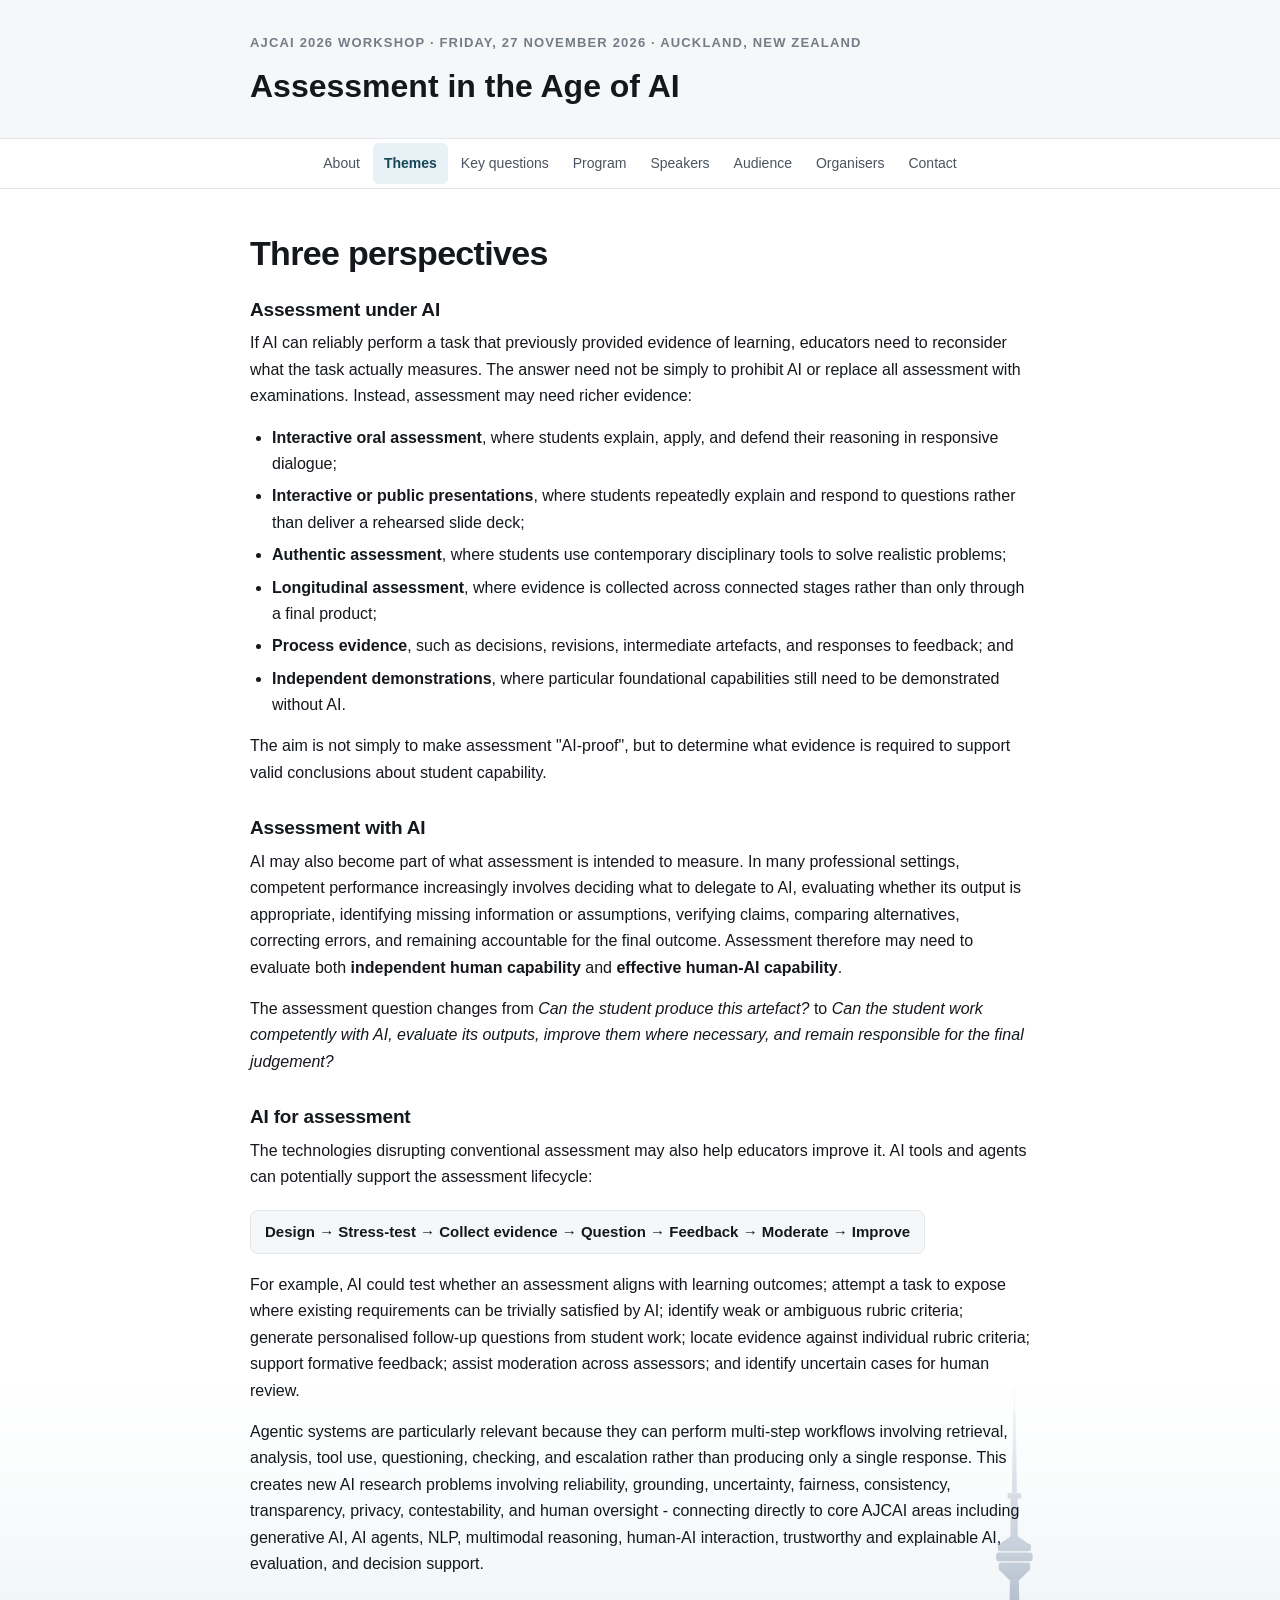
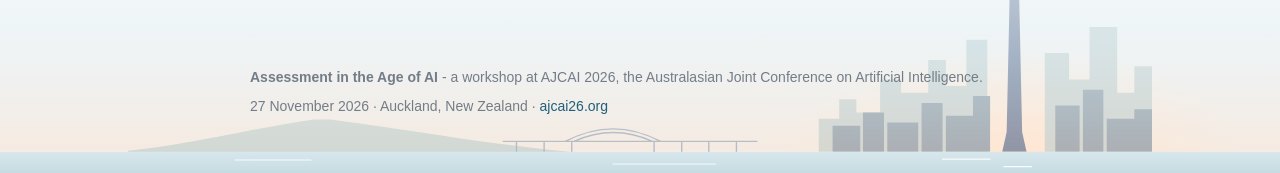
<file: themes.html>
<!DOCTYPE html>
<html lang="en">
<head>
<meta charset="utf-8">
<meta name="viewport" content="width=device-width, initial-scale=1, viewport-fit=cover">
<title>Themes - Assessment in the Age of AI - AJCAI 2026 Workshop</title>
<meta name="description" content="Workshop at AJCAI 2026, Auckland: designing valid, human-centred assessment with generative AI and agents.">
<meta property="og:title" content="Themes - Assessment in the Age of AI - AJCAI 2026 Workshop">
<meta property="og:description" content="Workshop at AJCAI 2026, Auckland, New Zealand. What counts as evidence of learning when AI can perform the task?">
<meta property="og:type" content="website">
<link rel="stylesheet" href="./styles.css">
</head>
<body>
<a class="skip-link" href="#main-content">Skip to content</a>

<header class="hero inner-header">
  <div class="wrap">
    <p class="eyebrow">AJCAI 2026 Workshop · <time datetime="2026-11-27">Friday, 27 November 2026</time> · Auckland, New Zealand</p>
    <p class="site-title"><a href="./index.html">Assessment in the Age of AI</a></p>
  </div>
</header>

<nav aria-label="Main navigation">
  <div class="wrap">
    <a href="./index.html">About</a>
    <a href="./themes.html" aria-current="page">Themes</a>
    <a href="./questions.html">Key questions</a>
    <a href="./program.html">Program</a>
    <a href="./speakers.html">Speakers</a>
    <a href="./audience.html">Audience</a>
    <a href="./organisers.html">Organisers</a>
    <a href="./contact.html">Contact</a>
  </div>
</nav>

<main id="main-content" tabindex="-1">

<section id="themes">
  <div class="wrap">
    <h1 class="page-title">Three perspectives</h1>

    <h2 class="subsection-title">Assessment under AI</h2>
    <p>If AI can reliably perform a task that previously provided evidence of learning, educators need to reconsider what the task actually measures. The answer need not be simply to prohibit AI or replace all assessment with examinations. Instead, assessment may need richer evidence:</p>
    <ul>
      <li><strong>Interactive oral assessment</strong>, where students explain, apply, and defend their reasoning in responsive dialogue;</li>
      <li><strong>Interactive or public presentations</strong>, where students repeatedly explain and respond to questions rather than deliver a rehearsed slide deck;</li>
      <li><strong>Authentic assessment</strong>, where students use contemporary disciplinary tools to solve realistic problems;</li>
      <li><strong>Longitudinal assessment</strong>, where evidence is collected across connected stages rather than only through a final product;</li>
      <li><strong>Process evidence</strong>, such as decisions, revisions, intermediate artefacts, and responses to feedback; and</li>
      <li><strong>Independent demonstrations</strong>, where particular foundational capabilities still need to be demonstrated without AI.</li>
    </ul>
    <p>The aim is not simply to make assessment "AI-proof", but to determine what evidence is required to support valid conclusions about student capability.</p>

    <h2 class="subsection-title">Assessment with AI</h2>
    <p>AI may also become part of what assessment is intended to measure. In many professional settings, competent performance increasingly involves deciding what to delegate to AI, evaluating whether its output is appropriate, identifying missing information or assumptions, verifying claims, comparing alternatives, correcting errors, and remaining accountable for the final outcome. Assessment therefore may need to evaluate both <strong>independent human capability</strong> and <strong>effective human-AI capability</strong>.</p>
    <p>The assessment question changes from <em>Can the student produce this artefact?</em> to <em>Can the student work competently with AI, evaluate its outputs, improve them where necessary, and remain responsible for the final judgement?</em></p>

    <h2 class="subsection-title">AI for assessment</h2>
    <p>The technologies disrupting conventional assessment may also help educators improve it. AI tools and agents can potentially support the assessment lifecycle:</p>
    <p class="chain">Design → Stress-test → Collect evidence → Question → Feedback → Moderate → Improve</p>
    <p>For example, AI could test whether an assessment aligns with learning outcomes; attempt a task to expose where existing requirements can be trivially satisfied by AI; identify weak or ambiguous rubric criteria; generate personalised follow-up questions from student work; locate evidence against individual rubric criteria; support formative feedback; assist moderation across assessors; and identify uncertain cases for human review.</p>
    <p>Agentic systems are particularly relevant because they can perform multi-step workflows involving retrieval, analysis, tool use, questioning, checking, and escalation rather than producing only a single response. This creates new AI research problems involving reliability, grounding, uncertainty, fairness, consistency, transparency, privacy, contestability, and human oversight - connecting directly to core AJCAI areas including generative AI, AI agents, NLP, multimodal reasoning, human-AI interaction, trustworthy and explainable AI, evaluation, and decision support.</p>
  </div>
</section>

</main>

<footer class="skyline-footer">
  <div class="wrap">
    <p><strong>Assessment in the Age of AI</strong> - a workshop at AJCAI 2026, the Australasian Joint Conference on Artificial Intelligence.</p>
    <p>27 November 2026 · Auckland, New Zealand · <a href="https://ajcai26.org/">ajcai26.org</a></p>
  </div>
</footer>

</body>
</html>
</file>
<file: styles.css>
:root{
    --bg:#ffffff;
    --bg-alt:#f6f7f9;
    --ink:#14181d;
    --ink-soft:#4b545e;
    --ink-faint:#737d88;
    --rule:#e2e6ea;
    --accent:#1f5f7a;
    --accent-soft:#e8f1f5;
    --accent-ink:#164657;
    --maxw:820px;
  }
  @media (prefers-color-scheme: dark){
    :root{
      --bg:#14171a;
      --bg-alt:#1b1f23;
      --ink:#e9edf1;
      --ink-soft:#b4bcc5;
      --ink-faint:#8d96a0;
      --rule:#2b3137;
      --accent:#7fc0dc;
      --accent-soft:#1d2a31;
      --accent-ink:#a6d6ec;
    }
  }
  *{box-sizing:border-box}
  html{scroll-behavior:smooth;scroll-padding-top:70px}
  body{
    margin:0;
    isolation:isolate;
    background:var(--bg);
    color:var(--ink);
    font:16px/1.65 -apple-system,BlinkMacSystemFont,"Segoe UI",Inter,Roboto,Helvetica,Arial,sans-serif;
    -webkit-font-smoothing:antialiased;
  }
  a{color:var(--accent);text-decoration:none}
  a:hover{text-decoration:underline}
  .wrap{max-width:var(--maxw);margin:0 auto;padding:0 20px}

  /* ---------- header ---------- */
  header.hero{
    border-bottom:1px solid var(--rule);
    background:var(--bg-alt);
    padding:calc(48px + env(safe-area-inset-top,0px)) 0 40px;
  }
  .eyebrow{
    font-size:13px;letter-spacing:.09em;text-transform:uppercase;
    color:var(--ink-faint);font-weight:600;margin:0 0 14px;
  }
  h1{
    font-size:clamp(28px,5.2vw,42px);
    line-height:1.15;letter-spacing:-.02em;margin:0 0 10px;font-weight:700;
  }
  .subtitle{
    font-size:clamp(16px,2.6vw,20px);color:var(--ink-soft);
    margin:0 0 24px;font-weight:400;line-height:1.4;
  }
  .facts{display:flex;flex-wrap:wrap;gap:8px;margin:0 0 22px;padding:0;list-style:none}
  .facts li{
    background:var(--accent-soft);color:var(--accent-ink);
    border-radius:999px;padding:5px 13px;font-size:13.5px;font-weight:500;
  }
  .hero-note{font-size:14.5px;color:var(--ink-faint);margin:0}

  /* ---------- Page skyline ---------- */
  .about-hero,.skyline-footer{
    --auckland-skyline:url("./images/auckland-skyline.svg");
    --skyline-height:clamp(360px,32vw,480px);
    position:relative;
  }
  .about-hero::before,.skyline-footer::before{
    content:"";
    position:absolute;
    inset:auto 0 0;
    z-index:-1;
    height:var(--skyline-height);
    background:var(--auckland-skyline) center bottom / 100% 100% no-repeat;
    pointer-events:none;
  }
  header.about-hero{
    min-height:var(--skyline-height);
    isolation:isolate;
    padding-top:calc(32px + env(safe-area-inset-top,0px));
    padding-bottom:68px;
  }
  .about-masthead{
    display:flex;
    align-items:center;
    gap:clamp(12px,2vw,24px);
    margin-bottom:20px;
  }
  .about-masthead .eyebrow{margin:0}
  .about-logo{
    flex:none;
    padding:4px 10px;
    border-radius:8px;
    background:#fff;
  }
  .about-logo img{display:block;width:clamp(96px,18vw,144px);height:auto}
  .about-hero .hero-note{color:var(--ink-soft)}
  .about-hero .hero-note a{text-decoration:underline;text-underline-offset:2px}
  .about-hero .hero-sponsors{margin-top:18px}
  .skyline-footer{
    min-height:calc(var(--skyline-height) / 3);
  }
  .skyline-footer::before{
    mask-image:linear-gradient(to top,#000,transparent);
  }
  @media (max-width:700px){
    .about-hero::before{opacity:.65}
  }
  @media (prefers-color-scheme:dark){
    .about-hero::before,.skyline-footer::before{
      filter:invert(1) hue-rotate(180deg) brightness(.6);
      opacity:.58;
    }
  }

  /* ---------- nav ---------- */
  nav{
    position:sticky;top:env(safe-area-inset-top,0px);z-index:10;
    background:var(--bg);
    background:color-mix(in srgb,var(--bg) 92%,transparent);
    backdrop-filter:saturate(140%) blur(8px);
    border-bottom:1px solid var(--rule);
  }
  nav .wrap{display:flex;gap:2px;overflow-x:auto;padding-top:4px;padding-bottom:4px;-webkit-overflow-scrolling:touch}
  @media (min-width:700px){
    nav .wrap{flex-wrap:wrap;overflow-x:visible;justify-content:center;max-width:1060px}
  }
  nav a{
    white-space:nowrap;padding:9px 11px;font-size:14px;font-weight:500;
    color:var(--ink-soft);border-radius:6px;
  }
  nav a:hover{background:var(--bg-alt);color:var(--ink);text-decoration:none}

  /* ---------- sections ---------- */
  section{padding:44px 0;border-bottom:1px solid var(--rule)}
  section:last-of-type{border-bottom:none}
  h2{
    font-size:13px;letter-spacing:.1em;text-transform:uppercase;
    color:var(--accent);font-weight:700;margin:0 0 18px;
  }
  h3{font-size:19px;line-height:1.3;margin:30px 0 8px;font-weight:650;letter-spacing:-.01em}
  h3:first-of-type{margin-top:0}
  h4{font-size:16px;margin:20px 0 4px;font-weight:650}
  p{margin:0 0 15px}
  p.lead{font-size:18px;line-height:1.6}
  ul{margin:0 0 15px;padding-left:22px}
  li{margin:0 0 6px}
  strong{font-weight:650}
  .muted{color:var(--ink-soft)}
  .small{font-size:14.5px}

  .chain{
    display:inline-block;background:var(--bg-alt);border:1px solid var(--rule);
    border-radius:8px;padding:10px 14px;font-size:15px;font-weight:600;
    margin:4px 0 18px;line-height:1.5;
  }

  .qcard{
    border-left:3px solid var(--accent);
    background:var(--bg-alt);
    border-radius:0 8px 8px 0;
    padding:16px 18px;margin:0 0 14px;
  }
  .qcard h3{margin:0 0 8px;font-size:17px}
  .qcard ul{margin:0;padding-left:20px}
  .qcard li{font-size:15px;color:var(--ink-soft)}

  /* ---------- program table ---------- */
  .table-scroll{overflow-x:auto;margin:0 0 14px}
  table{border-collapse:collapse;width:100%;font-size:15px;min-width:460px}
  th,td{text-align:left;padding:11px 12px;border-bottom:1px solid var(--rule);vertical-align:top}
  th{
    font-size:12px;letter-spacing:.07em;text-transform:uppercase;
    color:var(--ink-faint);font-weight:600;border-bottom:2px solid var(--rule);
  }
  #program thead th{background:var(--accent-soft);color:var(--accent-ink);font-weight:700}
  td.time{white-space:nowrap;font-variant-numeric:tabular-nums;color:var(--ink-soft);width:1%}
  td .sess{font-weight:650}
  tr.brk td{
    background:var(--accent-soft);color:var(--accent-ink);font-weight:650;
    background:color-mix(in srgb,var(--accent-soft) 50%,var(--bg));
    border-top:1px solid var(--rule);
  }
  tr.brk .time{border-left:3px solid var(--accent);padding-left:9px}
  .tbd{
    display:inline-block;font-size:11.5px;letter-spacing:.05em;text-transform:uppercase;
    background:var(--accent-soft);color:var(--accent-ink);border-radius:4px;
    padding:2px 6px;font-weight:650;vertical-align:1px;margin-left:6px;
  }

  /* ---------- program sponsors ---------- */
  .program-sponsors{margin-top:36px;padding-top:28px;border-top:1px solid var(--rule)}
  .sponsor-grid{
    display:grid;grid-template-columns:repeat(2,minmax(0,1fr));gap:24px;
    margin:0;padding:0;list-style:none;
  }
  .sponsor-card{margin:0;padding:24px;border:1px solid var(--rule);border-radius:10px;background:var(--bg)}
  .sponsor-card h3{font-size:22px;margin:0 0 16px}
  .sponsor-card p{font-size:15px;margin:0 0 10px;overflow-wrap:anywhere}
  .sponsor-card p:last-child{margin-bottom:0}
  .sponsor-logo{display:block;width:278px;max-width:100%;height:auto;border-radius:6px}
  @media (max-width:600px){
    .sponsor-grid{grid-template-columns:minmax(0,1fr)}
  }

  /* ---------- people roster ---------- */
  .roster{margin:0 0 4px;padding:0;list-style:none}
  .roster li{
    display:grid;grid-template-columns:clamp(64px,18vw,96px) minmax(0,1fr);
    align-items:start;gap:clamp(12px,3vw,20px);margin:0 0 24px;
  }
  .roster li:last-child{margin-bottom:0}
  .roster .portrait{
    display:block;width:100%;height:auto;aspect-ratio:6/7;object-fit:cover;
    border-radius:8px;background:var(--bg-alt);
  }
  .roster .portrait-square{aspect-ratio:1/1}
  #jacob-elmasry .portrait{padding-top:7px;background:#f2f2f2}
  .roster .name{
    font-size:17px;font-weight:650;letter-spacing:-.01em;margin:0;line-height:1.35;
    color:var(--ink);text-transform:none;
  }
  .roster .role{font-size:15px;color:var(--ink);margin:2px 0 0;line-height:1.4}
  .roster .affil{font-size:15px;color:var(--ink-faint);margin:1px 0 0;line-height:1.4}
  .roster .talk{font-size:14.5px;color:var(--ink-soft);font-style:italic;margin:5px 0 0;line-height:1.45}
  .roster .talk-title{font-size:16px;font-weight:700;font-style:normal;color:var(--accent)}
  .roster .bio,.roster .talk-details{
    font-size:15px;color:var(--ink-soft);margin:8px 0 0;
  }
  .talk-details summary{color:var(--accent);cursor:pointer;font-weight:650}
  .talk-details p{margin:6px 0 0}

  /* Keep organisers in paired rows, with portraits above text on small screens. */
  .organiser-roster{
    display:grid;grid-template-columns:repeat(2,minmax(0,1fr));gap:28px 32px;
  }
  .organiser-roster > li{margin:0;align-content:start}
  @media (max-width:600px){
    .organiser-roster{column-gap:24px}
    .organiser-roster > li{grid-template-columns:minmax(0,1fr);gap:12px}
    .organiser-roster .portrait{width:80px}
  }

  /* ---------- contact ---------- */
  .contact-box{
    background:var(--bg-alt);border:1px solid var(--rule);
    border-radius:10px;padding:20px 22px;
  }
  .contact-box p:last-child{margin-bottom:0}

  footer{
    padding:30px 0 calc(40px + env(safe-area-inset-bottom,0px));
    color:var(--ink-faint);font-size:14px;
  }
  footer p{margin:0 0 6px}

/* Shared navigation and page headings. */
nav a[aria-current="page"]{
  background:var(--accent-soft);color:var(--accent-ink);font-weight:650;
}
:focus-visible{outline:3px solid var(--accent);outline-offset:4px}
.skip-link{
  position:absolute;top:12px;left:20px;z-index:20;
  padding:10px 16px;background:var(--bg);color:var(--accent);
  border:2px solid var(--accent);border-radius:6px;
  transform:translateY(-200%);
}
.skip-link:focus{transform:translateY(0)}
header.inner-header{padding:32px 0}
.site-title{font-size:clamp(22px,4vw,32px);font-weight:700;line-height:1.2;margin:0}
.site-title a{color:var(--ink)}
.page-title{font-size:clamp(26px,4.5vw,34px);line-height:1.2;margin:0 0 24px}
@media (prefers-reduced-motion: reduce){
  html{scroll-behavior:auto}
}
.subsection-title{
  font-size:19px;line-height:1.3;margin:30px 0 8px;font-weight:650;
  letter-spacing:-.01em;text-transform:none;color:var(--ink);
}
.subsection-title:first-of-type{margin-top:0}
.qcard .subsection-title{margin:0 0 8px;font-size:17px}
</file>
